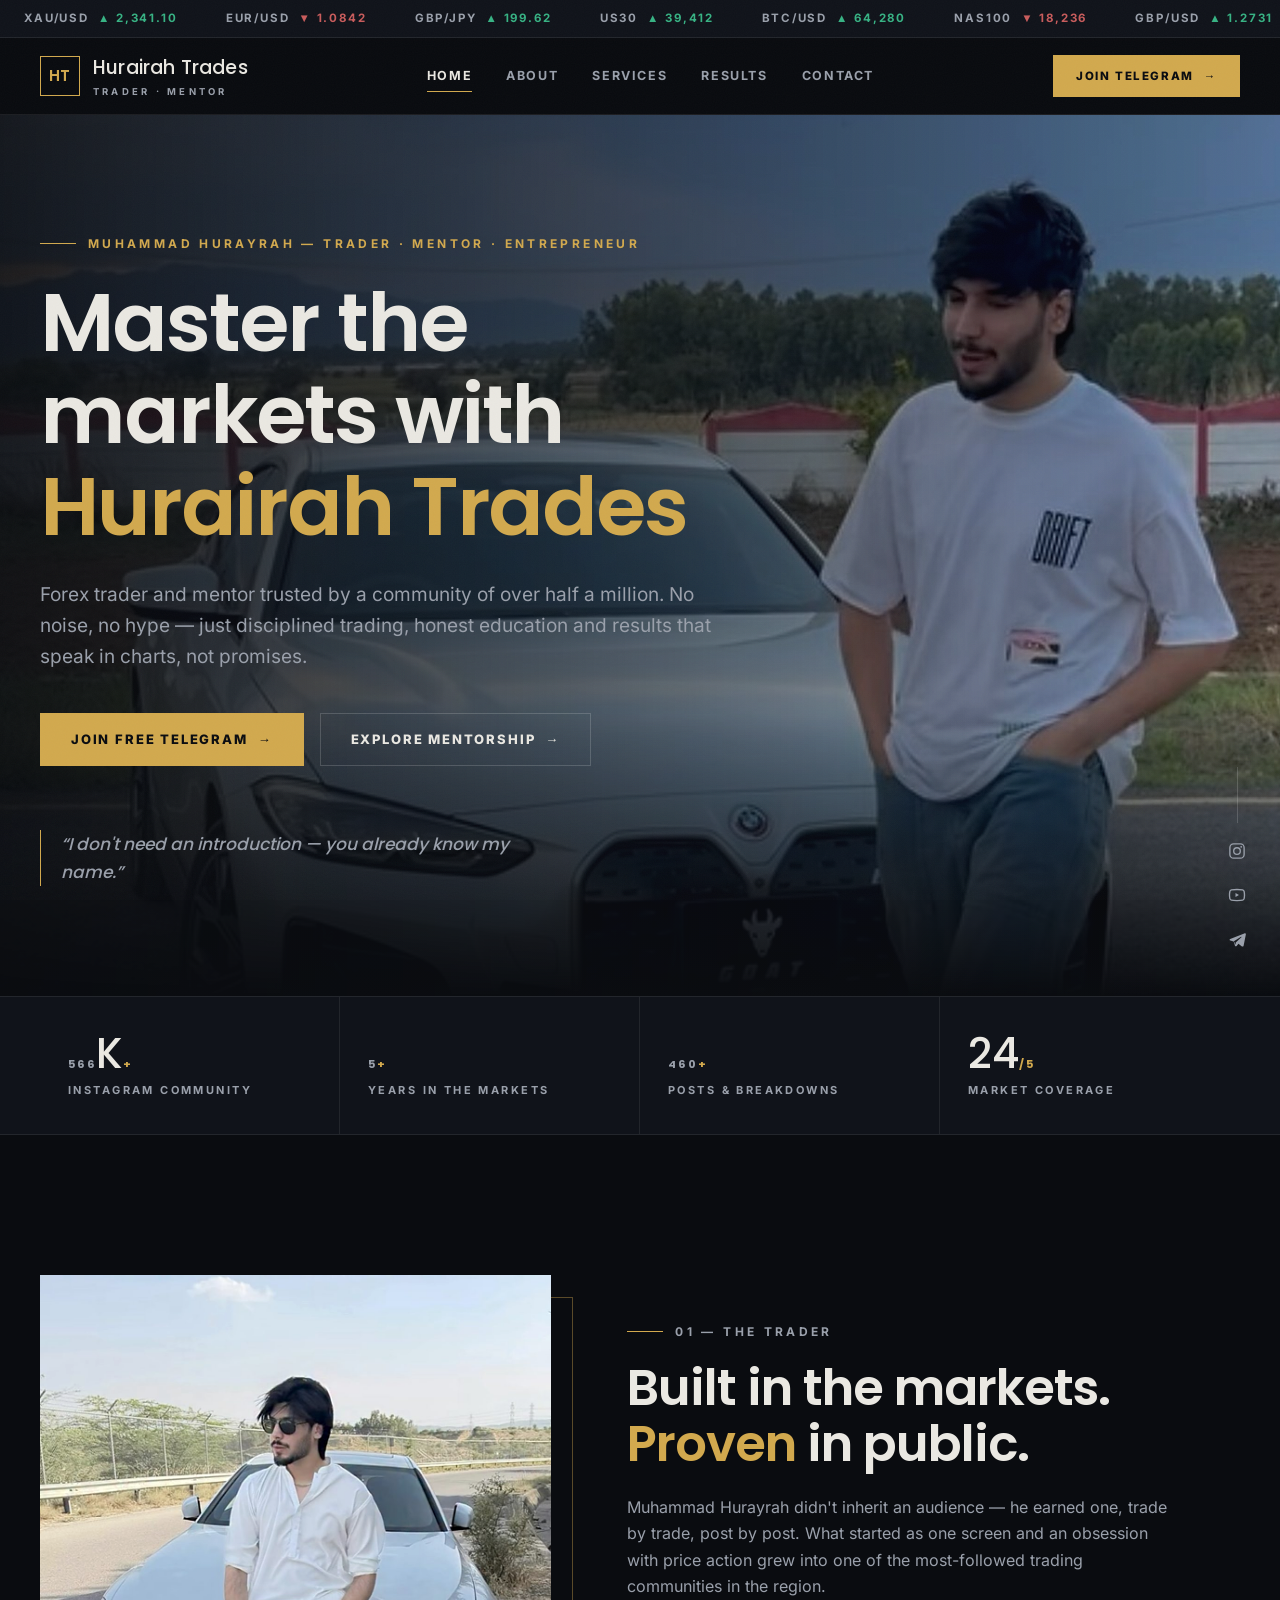
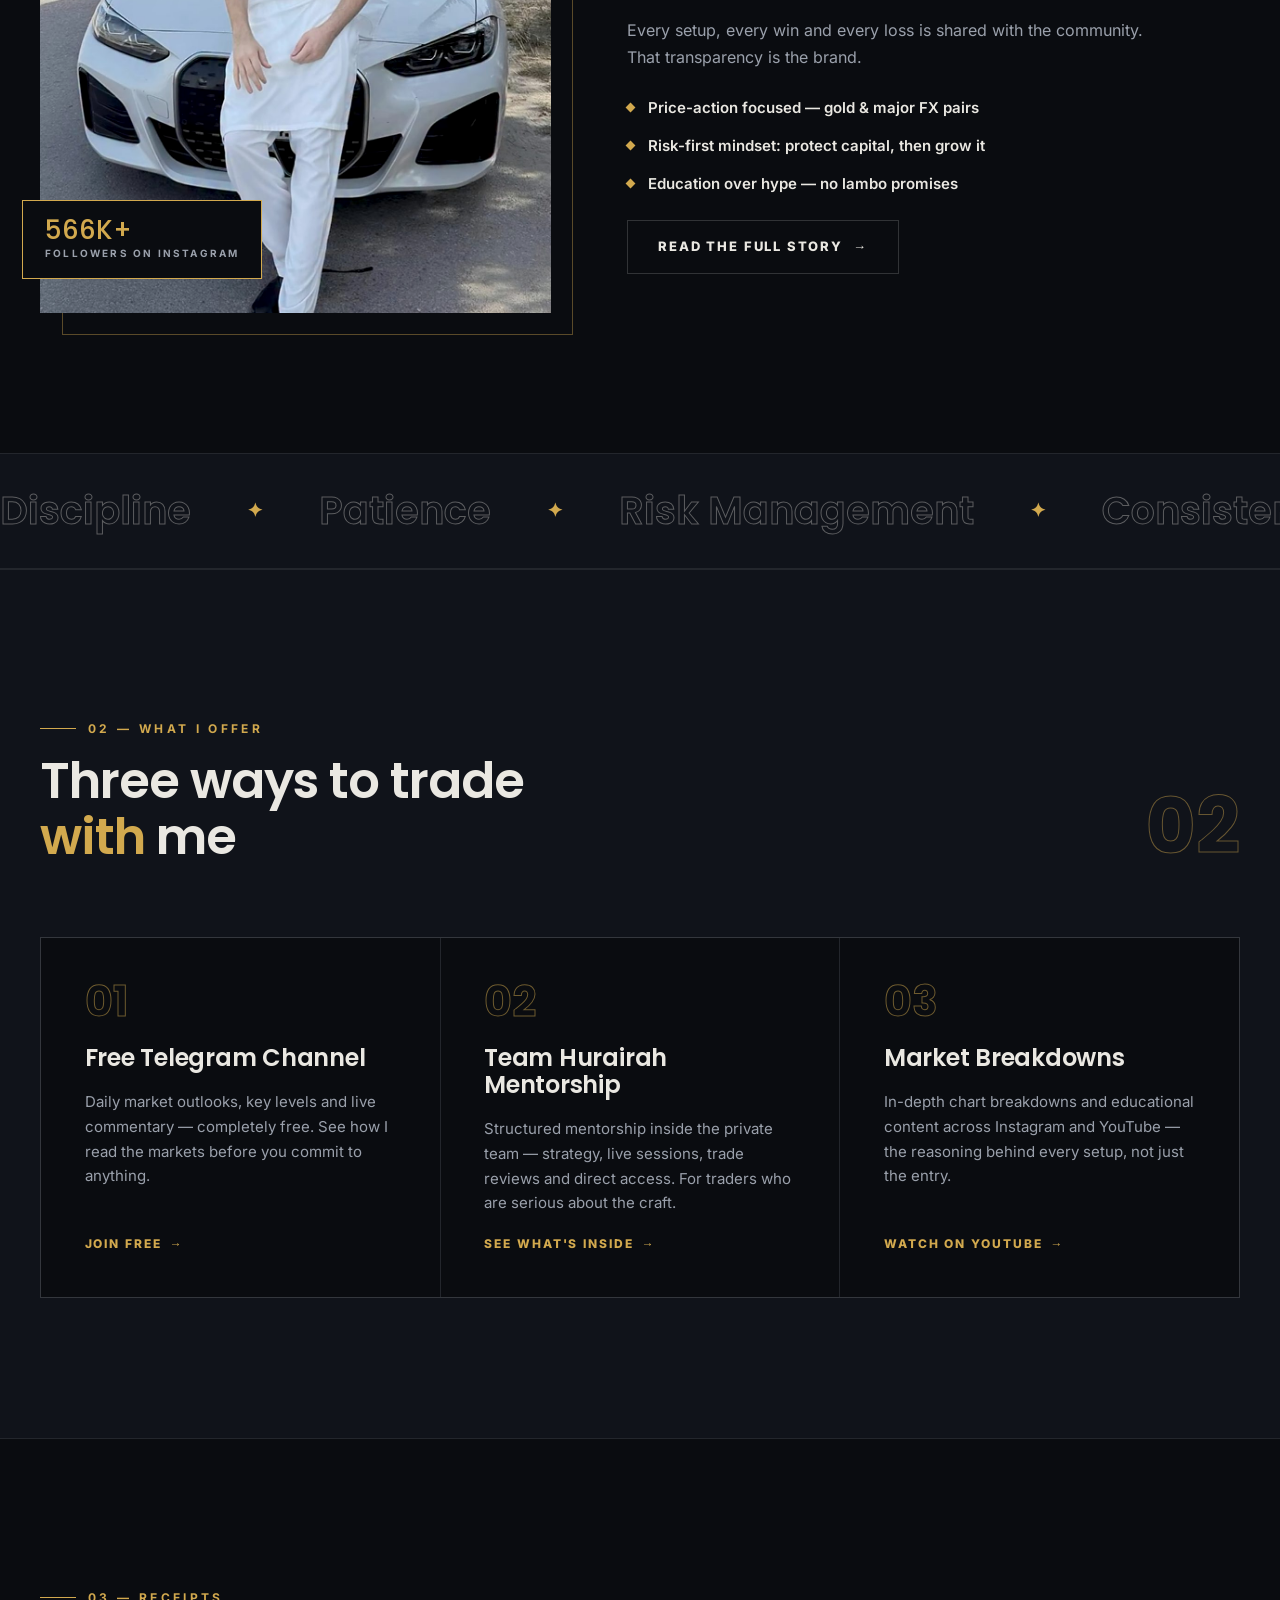
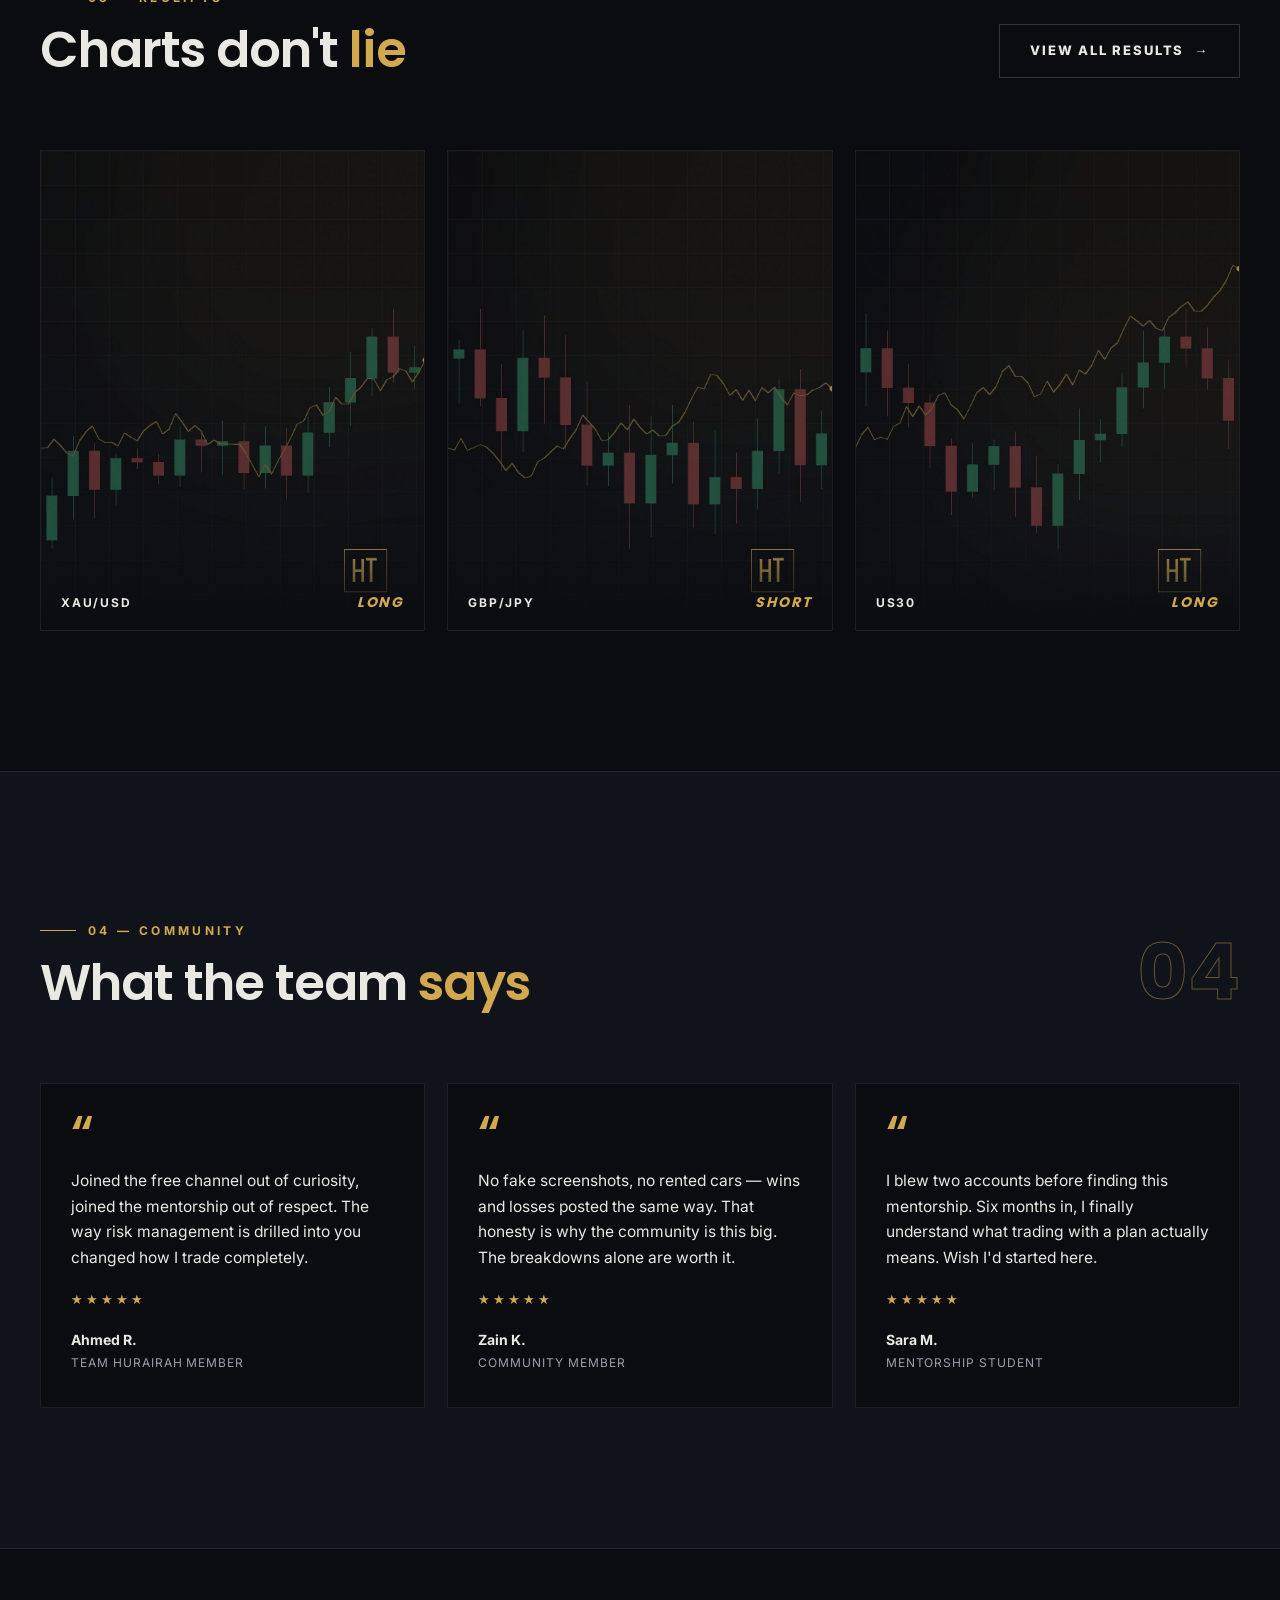
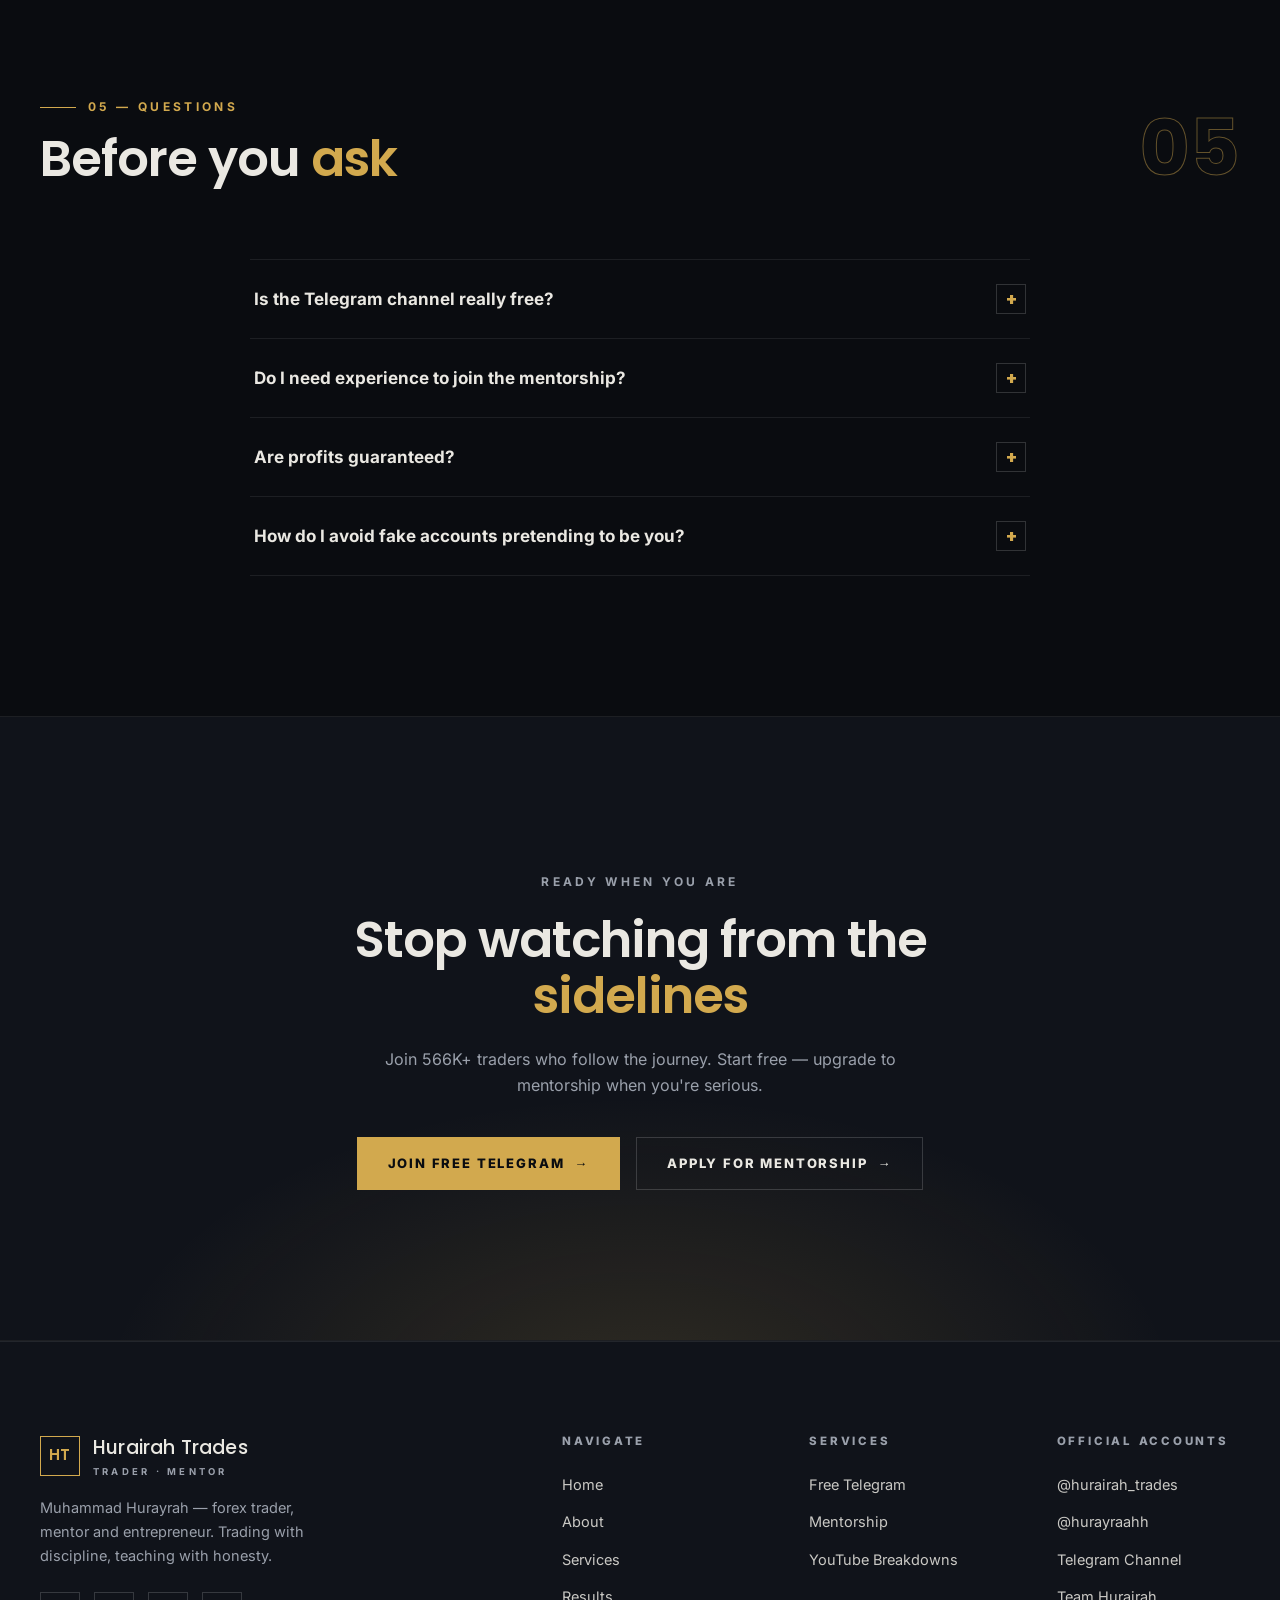
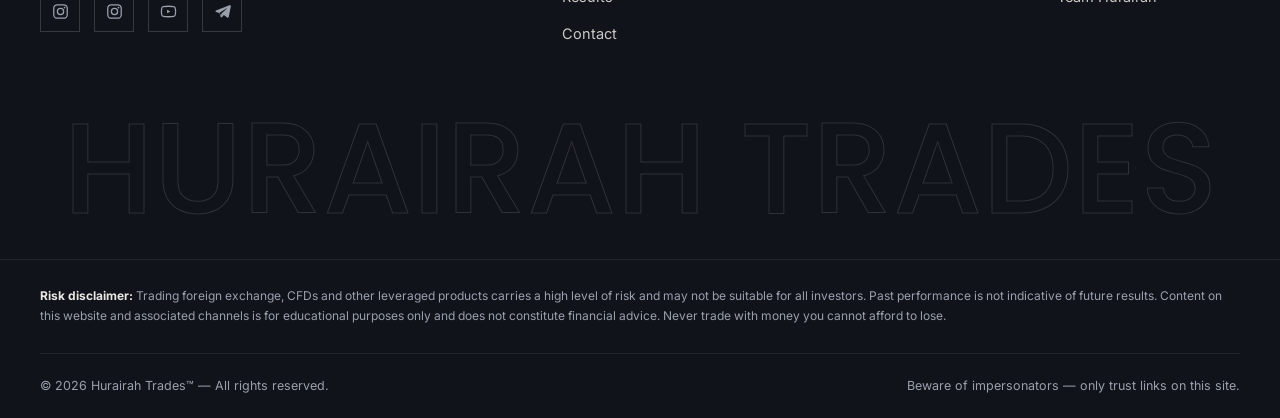
<file: index.html>
<!DOCTYPE html>
<html lang="en">
<head>
  <meta charset="UTF-8">
  <meta name="viewport" content="width=device-width, initial-scale=1.0">
  <title>Hurairah Trades — Muhammad Hurayrah · Trader, Mentor &amp; Entrepreneur</title>
  <meta name="description" content="Official website of Muhammad Hurayrah (Hurairah Trades) — forex trader, mentor and entrepreneur trusted by a community of 566K+. Free Telegram channel, mentorship and daily market breakdowns.">
  <meta property="og:title" content="Hurairah Trades — Master the markets with Muhammad Hurayrah">
  <meta property="og:description" content="Forex trader, mentor & entrepreneur. Join a community of 566K+ traders.">
  <meta property="og:image" content="assets/img/photos/og-cover.jpg">
  <meta property="og:type" content="website">
  <link rel="icon" type="image/svg+xml" href="assets/img/favicon.svg">
  <link rel="stylesheet" href="assets/css/fonts.css">
  <link rel="stylesheet" href="assets/css/style.css">
</head>
<body>

  <!-- Ticker -->
  <div class="ticker" aria-hidden="true">
    <div class="ticker-track">
      <span class="ticker-item">XAU/USD <b class="up">▲ 2,341.10</b></span>
      <span class="ticker-item">EUR/USD <b class="down">▼ 1.0842</b></span>
      <span class="ticker-item">GBP/JPY <b class="up">▲ 199.62</b></span>
      <span class="ticker-item">US30 <b class="up">▲ 39,412</b></span>
      <span class="ticker-item">BTC/USD <b class="up">▲ 64,280</b></span>
      <span class="ticker-item">NAS100 <b class="down">▼ 18,236</b></span>
      <span class="ticker-item">GBP/USD <b class="up">▲ 1.2731</b></span>
      <span class="ticker-item">USD/JPY <b class="down">▼ 156.84</b></span>
    </div>
  </div>

  <!-- Header -->
  <header class="site-header">
    <div class="container header-inner">
      <a href="index.html" class="brand" aria-label="Hurairah Trades — home">
        <span class="brand-mark">HT</span>
        <span class="brand-name">Hurairah Trades<small>Trader · Mentor</small></span>
      </a>
      <nav class="main-nav" aria-label="Main navigation">
        <a href="index.html">Home</a>
        <a href="about.html">About</a>
        <a href="services.html">Services</a>
        <a href="results.html">Results</a>
        <a href="contact.html">Contact</a>
      </nav>
      <div class="header-cta">
        <a class="btn btn-solid" href="https://t.me/HurairahFreeTelegramChannel" target="_blank" rel="noopener">Join Telegram <span class="arr">→</span></a>
      </div>
      <button class="nav-toggle" aria-label="Toggle menu" aria-expanded="false">
        <span></span><span></span><span></span>
      </button>
    </div>
  </header>

  <main>
    <!-- Hero -->
    <section class="hero">
      <div class="hero-bg" role="img" aria-label="Muhammad Hurayrah"></div>
      <div class="container hero-inner">
        <p class="kicker">Muhammad Hurayrah — Trader · Mentor · Entrepreneur</p>
        <h1>Master the markets with <span class="accent">Hurairah Trades</span></h1>
        <p class="lead">Forex trader and mentor trusted by a community of over half a million. No noise, no hype — just disciplined trading, honest education and results that speak in charts, not promises.</p>
        <div class="hero-actions">
          <a class="btn btn-solid" href="https://t.me/HurairahFreeTelegramChannel" target="_blank" rel="noopener">Join Free Telegram <span class="arr">→</span></a>
          <a class="btn btn-ghost" href="services.html">Explore Mentorship <span class="arr">→</span></a>
        </div>
        <p class="hero-quote">“I don't need an introduction — you already know my name.”</p>
      </div>
      <div class="social-rail">
        <a href="https://www.instagram.com/hurairah_trades" target="_blank" rel="noopener" aria-label="Instagram — hurairah_trades">
          <svg viewBox="0 0 24 24" fill="none" stroke="currentColor" stroke-width="1.8"><rect x="2.5" y="2.5" width="19" height="19" rx="5"/><circle cx="12" cy="12" r="4.4"/><circle cx="17.6" cy="6.4" r="1.2" fill="currentColor" stroke="none"/></svg>
        </a>
        <a href="https://www.youtube.com/@hurairah_trades" target="_blank" rel="noopener" aria-label="YouTube">
          <svg viewBox="0 0 24 24" fill="none" stroke="currentColor" stroke-width="1.8"><path d="M21.5 7.2a3 3 0 0 0-2.1-2.1C17.5 4.6 12 4.6 12 4.6s-5.5 0-7.4.5A3 3 0 0 0 2.5 7.2 31 31 0 0 0 2 12a31 31 0 0 0 .5 4.8 3 3 0 0 0 2.1 2.1c1.9.5 7.4.5 7.4.5s5.5 0 7.4-.5a3 3 0 0 0 2.1-2.1A31 31 0 0 0 22 12a31 31 0 0 0-.5-4.8Z"/><path d="M10 9.4v5.2l4.6-2.6L10 9.4Z" fill="currentColor" stroke="none"/></svg>
        </a>
        <a href="https://t.me/HurairahFreeTelegramChannel" target="_blank" rel="noopener" aria-label="Telegram">
          <svg viewBox="0 0 24 24" fill="none" stroke="currentColor" stroke-width="1.8"><path d="M21.7 3.3 2.9 10.6c-1 .4-1 1.8.1 2.1l4.6 1.4 1.7 5.4c.3 1 1.6 1.2 2.2.4l2.4-2.9 4.7 3.5c.8.6 2 .1 2.2-.9l3-14.9c.2-1.1-.9-2-2.1-1.4ZM7.9 13.7l9.5-6.1c.4-.3.9.3.5.6l-7.6 7-.3 3-2.1-4.5Z" fill="currentColor" stroke="none"/></svg>
        </a>
      </div>
    </section>

    <!-- Stats -->
    <section class="stats-strip" aria-label="Key numbers">
      <div class="container">
        <div class="stats-grid">
          <div class="stat"><b><span data-count="566">0</span>K<span class="plus">+</span></b><span>Instagram community</span></div>
          <div class="stat"><b><span data-count="5">0</span><span class="plus">+</span></b><span>Years in the markets</span></div>
          <div class="stat"><b><span data-count="460">0</span><span class="plus">+</span></b><span>Posts &amp; breakdowns</span></div>
          <div class="stat"><b>24<span class="plus">/5</span></b><span>Market coverage</span></div>
        </div>
      </div>
    </section>

    <!-- About preview -->
    <section class="section">
      <div class="container split">
        <div class="photo-frame reveal">
          <img src="assets/img/photos/portrait-main.jpg" alt="Muhammad Hurayrah — portrait">
          <div class="frame-badge"><b>566K+</b><span>Followers on Instagram</span></div>
        </div>
        <div class="split-copy">
          <p class="kicker reveal">01 — The Trader</p>
          <h2 class="reveal">Built in the markets. <span class="accent">Proven</span> in public.</h2>
          <p class="reveal" data-delay="1">Muhammad Hurayrah didn't inherit an audience — he earned one, trade by trade, post by post. What started as one screen and an obsession with price action grew into one of the most-followed trading communities in the region.</p>
          <p class="reveal" data-delay="1">Every setup, every win and every loss is shared with the community. That transparency is the brand.</p>
          <ul class="checklist reveal" data-delay="2">
            <li>Price-action focused — gold &amp; major FX pairs</li>
            <li>Risk-first mindset: protect capital, then grow it</li>
            <li>Education over hype — no lambo promises</li>
          </ul>
          <a class="btn btn-ghost reveal" data-delay="2" href="about.html">Read the full story <span class="arr">→</span></a>
        </div>
      </div>
    </section>

    <!-- Word band -->
    <div class="word-band" aria-hidden="true">
      <div class="word-track">
        <span>Discipline</span><span>Patience</span><span>Risk Management</span><span>Consistency</span><span>Psychology</span><span>Precision</span>
      </div>
    </div>

    <!-- Services preview -->
    <section class="section tinted">
      <div class="container">
        <div class="section-head">
          <div>
            <p class="kicker reveal">02 — What I Offer</p>
            <h2 class="reveal">Three ways to trade <span class="accent">with</span> me</h2>
          </div>
          <span class="idx reveal" aria-hidden="true">02</span>
        </div>
        <div class="cards">
          <article class="card reveal">
            <span class="num">01</span>
            <h3>Free Telegram Channel</h3>
            <p>Daily market outlooks, key levels and live commentary — completely free. See how I read the markets before you commit to anything.</p>
            <a class="card-link" href="https://t.me/HurairahFreeTelegramChannel" target="_blank" rel="noopener">Join free <span class="arr">→</span></a>
          </article>
          <article class="card reveal" data-delay="1">
            <span class="num">02</span>
            <h3>Team Hurairah Mentorship</h3>
            <p>Structured mentorship inside the private team — strategy, live sessions, trade reviews and direct access. For traders who are serious about the craft.</p>
            <a class="card-link" href="services.html">See what's inside <span class="arr">→</span></a>
          </article>
          <article class="card reveal" data-delay="2">
            <span class="num">03</span>
            <h3>Market Breakdowns</h3>
            <p>In-depth chart breakdowns and educational content across Instagram and YouTube — the reasoning behind every setup, not just the entry.</p>
            <a class="card-link" href="https://www.youtube.com/@hurairah_trades" target="_blank" rel="noopener">Watch on YouTube <span class="arr">→</span></a>
          </article>
        </div>
      </div>
    </section>

    <!-- Results preview -->
    <section class="section">
      <div class="container">
        <div class="section-head">
          <div>
            <p class="kicker reveal">03 — Receipts</p>
            <h2 class="reveal">Charts don't <span class="accent">lie</span></h2>
          </div>
          <a class="btn btn-ghost reveal" href="results.html">View all results <span class="arr">→</span></a>
        </div>
        <div class="gallery">
          <figure class="shot reveal"><img src="assets/img/photos/result-1.jpg" alt="Trading result 1" loading="lazy"><figcaption>XAU/USD <em>Long</em></figcaption></figure>
          <figure class="shot reveal" data-delay="1"><img src="assets/img/photos/result-2.jpg" alt="Trading result 2" loading="lazy"><figcaption>GBP/JPY <em>Short</em></figcaption></figure>
          <figure class="shot reveal" data-delay="2"><img src="assets/img/photos/result-3.jpg" alt="Trading result 3" loading="lazy"><figcaption>US30 <em>Long</em></figcaption></figure>
        </div>
      </div>
    </section>

    <!-- Testimonials -->
    <section class="section tinted">
      <div class="container">
        <div class="section-head">
          <div>
            <p class="kicker reveal">04 — Community</p>
            <h2 class="reveal">What the team <span class="accent">says</span></h2>
          </div>
          <span class="idx reveal" aria-hidden="true">04</span>
        </div>
        <div class="quotes">
          <article class="quote-card reveal">
            <span class="qmark">“</span>
            <p>Joined the free channel out of curiosity, joined the mentorship out of respect. The way risk management is drilled into you changed how I trade completely.</p>
            <div class="stars" aria-label="5 stars">★★★★★</div>
            <footer><b>Ahmed R.</b><span>Team Hurairah member</span></footer>
          </article>
          <article class="quote-card reveal" data-delay="1">
            <span class="qmark">“</span>
            <p>No fake screenshots, no rented cars — wins and losses posted the same way. That honesty is why the community is this big. The breakdowns alone are worth it.</p>
            <div class="stars" aria-label="5 stars">★★★★★</div>
            <footer><b>Zain K.</b><span>Community member</span></footer>
          </article>
          <article class="quote-card reveal" data-delay="2">
            <span class="qmark">“</span>
            <p>I blew two accounts before finding this mentorship. Six months in, I finally understand what trading with a plan actually means. Wish I'd started here.</p>
            <div class="stars" aria-label="5 stars">★★★★★</div>
            <footer><b>Sara M.</b><span>Mentorship student</span></footer>
          </article>
        </div>
      </div>
    </section>

    <!-- FAQ -->
    <section class="section">
      <div class="container">
        <div class="section-head">
          <div>
            <p class="kicker reveal">05 — Questions</p>
            <h2 class="reveal">Before you <span class="accent">ask</span></h2>
          </div>
          <span class="idx reveal" aria-hidden="true">05</span>
        </div>
        <div class="faq reveal">
          <div class="faq-item">
            <button class="faq-q" aria-expanded="false">Is the Telegram channel really free?<span class="ind">+</span></button>
            <div class="faq-a"><p>Yes. The official channel is free and always will be — daily outlooks, key levels and market commentary at no cost. It's the best way to see how I trade before considering mentorship.</p></div>
          </div>
          <div class="faq-item">
            <button class="faq-q" aria-expanded="false">Do I need experience to join the mentorship?<span class="ind">+</span></button>
            <div class="faq-a"><p>No. The mentorship is structured to take you from fundamentals to advanced execution. Complete beginners and experienced traders are placed on different tracks so nobody is left behind or held back.</p></div>
          </div>
          <div class="faq-item">
            <button class="faq-q" aria-expanded="false">Are profits guaranteed?<span class="ind">+</span></button>
            <div class="faq-a"><p>No — and be careful with anyone who says otherwise. Trading involves substantial risk and most retail traders lose money. What I teach is process: risk management, strategy and psychology. Results depend on you.</p></div>
          </div>
          <div class="faq-item">
            <button class="faq-q" aria-expanded="false">How do I avoid fake accounts pretending to be you?<span class="ind">+</span></button>
            <div class="faq-a"><p>The only official accounts are @hurairah_trades and @hurayraahh on Instagram, the Hurairah Trades YouTube channel, and the Telegram links on this website. I will never DM you first asking for money or account access.</p></div>
          </div>
        </div>
      </div>
    </section>

    <!-- CTA -->
    <section class="cta-band">
      <div class="container">
        <p class="kicker reveal">Ready when you are</p>
        <h2 class="reveal">Stop watching from the <span class="accent">sidelines</span></h2>
        <p class="reveal" data-delay="1">Join 566K+ traders who follow the journey. Start free — upgrade to mentorship when you're serious.</p>
        <div class="hero-actions reveal" data-delay="2">
          <a class="btn btn-solid" href="https://t.me/HurairahFreeTelegramChannel" target="_blank" rel="noopener">Join Free Telegram <span class="arr">→</span></a>
          <a class="btn btn-ghost" href="https://t.me/Team_Hurairah" target="_blank" rel="noopener">Apply for Mentorship <span class="arr">→</span></a>
        </div>
      </div>
    </section>
  </main>

  <!-- Footer -->
  <footer class="site-footer">
    <div class="container footer-top">
      <div class="footer-brand">
        <a href="index.html" class="brand">
          <span class="brand-mark">HT</span>
          <span class="brand-name">Hurairah Trades<small>Trader · Mentor</small></span>
        </a>
        <p>Muhammad Hurayrah — forex trader, mentor and entrepreneur. Trading with discipline, teaching with honesty.</p>
        <div class="footer-social">
          <a href="https://www.instagram.com/hurairah_trades" target="_blank" rel="noopener" aria-label="Instagram — hurairah_trades"><svg viewBox="0 0 24 24" fill="none" stroke="currentColor" stroke-width="1.8"><rect x="2.5" y="2.5" width="19" height="19" rx="5"/><circle cx="12" cy="12" r="4.4"/><circle cx="17.6" cy="6.4" r="1.2" fill="currentColor" stroke="none"/></svg></a>
          <a href="https://www.instagram.com/hurayraahh" target="_blank" rel="noopener" aria-label="Instagram — hurayraahh"><svg viewBox="0 0 24 24" fill="none" stroke="currentColor" stroke-width="1.8"><rect x="2.5" y="2.5" width="19" height="19" rx="5"/><circle cx="12" cy="12" r="4.4"/><circle cx="17.6" cy="6.4" r="1.2" fill="currentColor" stroke="none"/></svg></a>
          <a href="https://www.youtube.com/@hurairah_trades" target="_blank" rel="noopener" aria-label="YouTube"><svg viewBox="0 0 24 24" fill="none" stroke="currentColor" stroke-width="1.8"><path d="M21.5 7.2a3 3 0 0 0-2.1-2.1C17.5 4.6 12 4.6 12 4.6s-5.5 0-7.4.5A3 3 0 0 0 2.5 7.2 31 31 0 0 0 2 12a31 31 0 0 0 .5 4.8 3 3 0 0 0 2.1 2.1c1.9.5 7.4.5 7.4.5s5.5 0 7.4-.5a3 3 0 0 0 2.1-2.1A31 31 0 0 0 22 12a31 31 0 0 0-.5-4.8Z"/><path d="M10 9.4v5.2l4.6-2.6L10 9.4Z" fill="currentColor" stroke="none"/></svg></a>
          <a href="https://t.me/HurairahFreeTelegramChannel" target="_blank" rel="noopener" aria-label="Telegram"><svg viewBox="0 0 24 24" fill="none"><path d="M21.7 3.3 2.9 10.6c-1 .4-1 1.8.1 2.1l4.6 1.4 1.7 5.4c.3 1 1.6 1.2 2.2.4l2.4-2.9 4.7 3.5c.8.6 2 .1 2.2-.9l3-14.9c.2-1.1-.9-2-2.1-1.4ZM7.9 13.7l9.5-6.1c.4-.3.9.3.5.6l-7.6 7-.3 3-2.1-4.5Z" fill="currentColor"/></svg></a>
        </div>
      </div>
      <div class="footer-col">
        <h4>Navigate</h4>
        <ul>
          <li><a href="index.html">Home</a></li>
          <li><a href="about.html">About</a></li>
          <li><a href="services.html">Services</a></li>
          <li><a href="results.html">Results</a></li>
          <li><a href="contact.html">Contact</a></li>
        </ul>
      </div>
      <div class="footer-col">
        <h4>Services</h4>
        <ul>
          <li><a href="https://t.me/HurairahFreeTelegramChannel" target="_blank" rel="noopener">Free Telegram</a></li>
          <li><a href="https://t.me/Team_Hurairah" target="_blank" rel="noopener">Mentorship</a></li>
          <li><a href="https://www.youtube.com/@hurairah_trades" target="_blank" rel="noopener">YouTube Breakdowns</a></li>
        </ul>
      </div>
      <div class="footer-col">
        <h4>Official Accounts</h4>
        <ul>
          <li><a href="https://www.instagram.com/hurairah_trades" target="_blank" rel="noopener">@hurairah_trades</a></li>
          <li><a href="https://www.instagram.com/hurayraahh" target="_blank" rel="noopener">@hurayraahh</a></li>
          <li><a href="https://t.me/HurairahFreeTelegramChannel" target="_blank" rel="noopener">Telegram Channel</a></li>
          <li><a href="https://t.me/Team_Hurairah" target="_blank" rel="noopener">Team Hurairah</a></li>
        </ul>
      </div>
    </div>
    <div class="footer-word" aria-hidden="true">HURAIRAH&nbsp;TRADES</div>
    <div class="disclaimer">
      <div class="container">
        <strong>Risk disclaimer:</strong> Trading foreign exchange, CFDs and other leveraged products carries a high level of risk and may not be suitable for all investors. Past performance is not indicative of future results. Content on this website and associated channels is for educational purposes only and does not constitute financial advice. Never trade with money you cannot afford to lose.
      </div>
    </div>
    <div class="footer-bottom container">
      <span>© <span data-year>2026</span> Hurairah Trades™ — All rights reserved.</span>
      <span>Beware of impersonators — only trust links on this site.</span>
    </div>
  </footer>

  <script src="assets/js/main.js"></script>
</body>
</html>
</file>
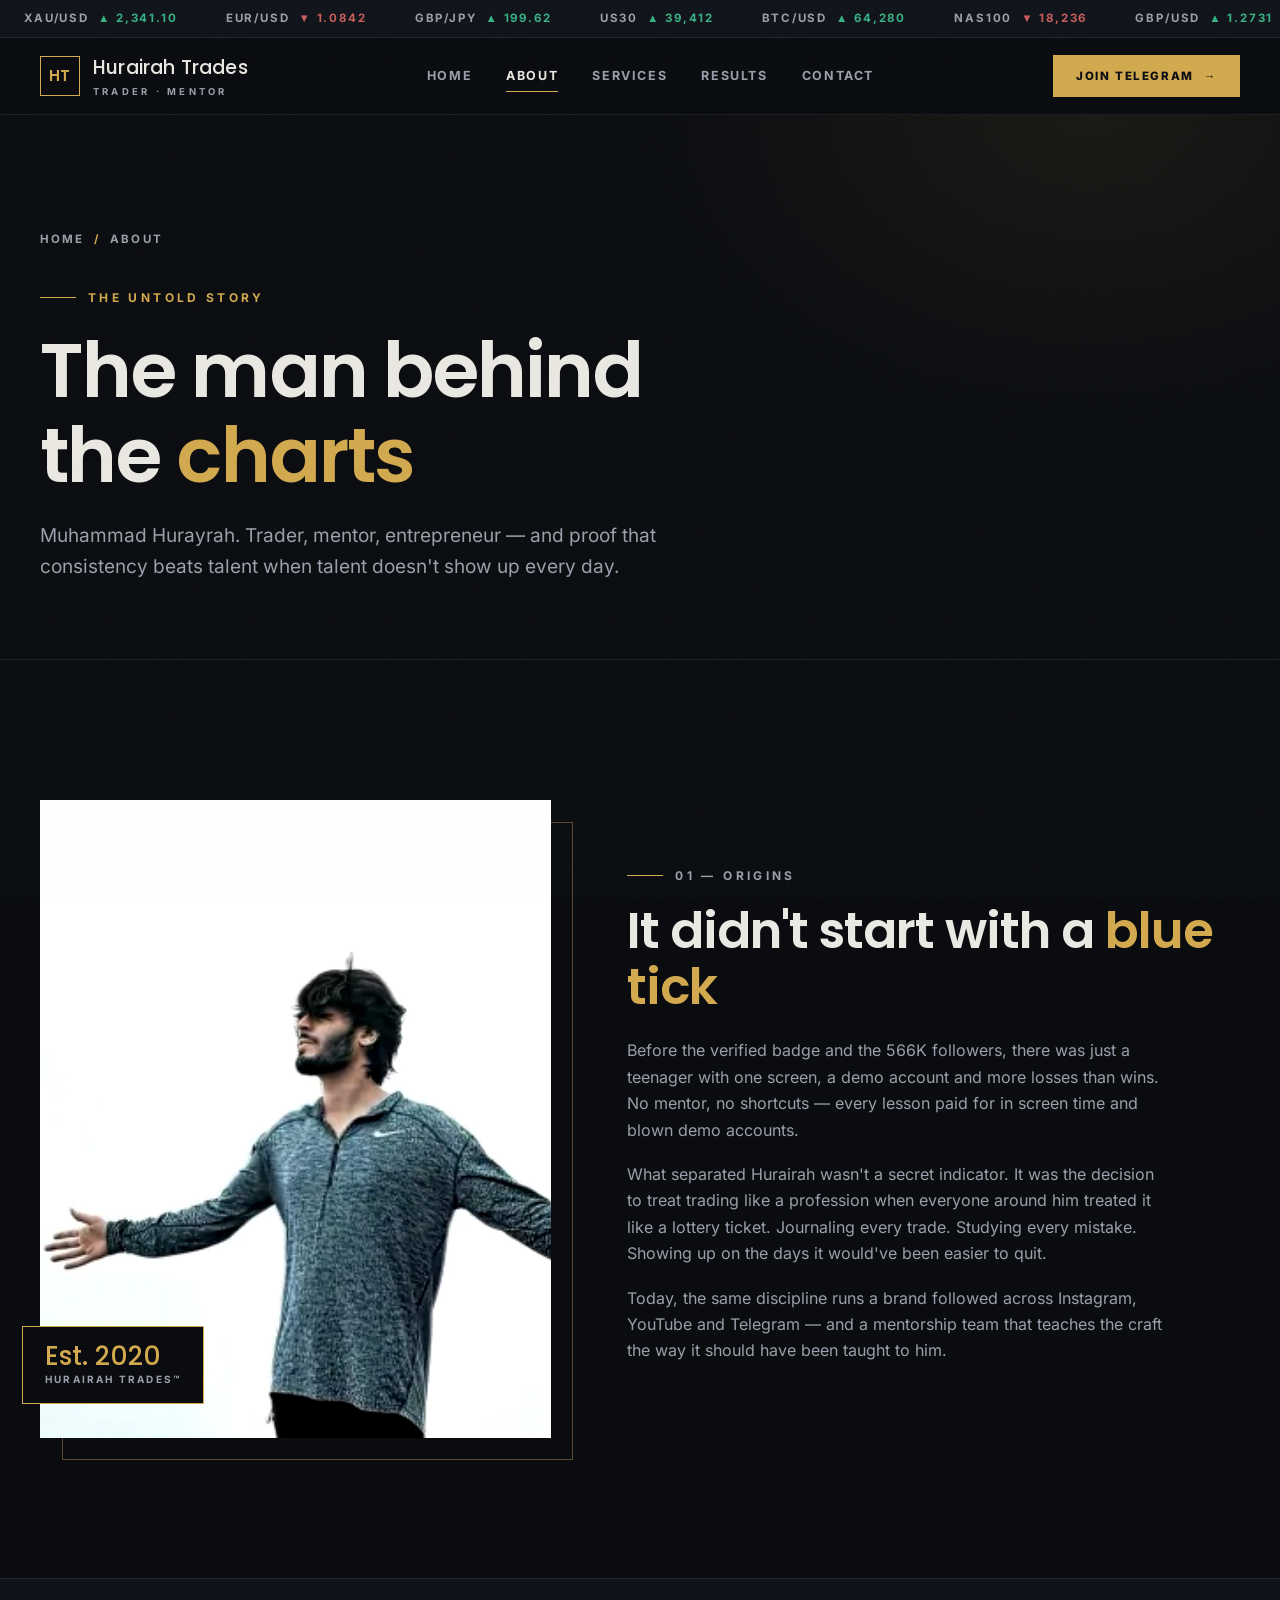
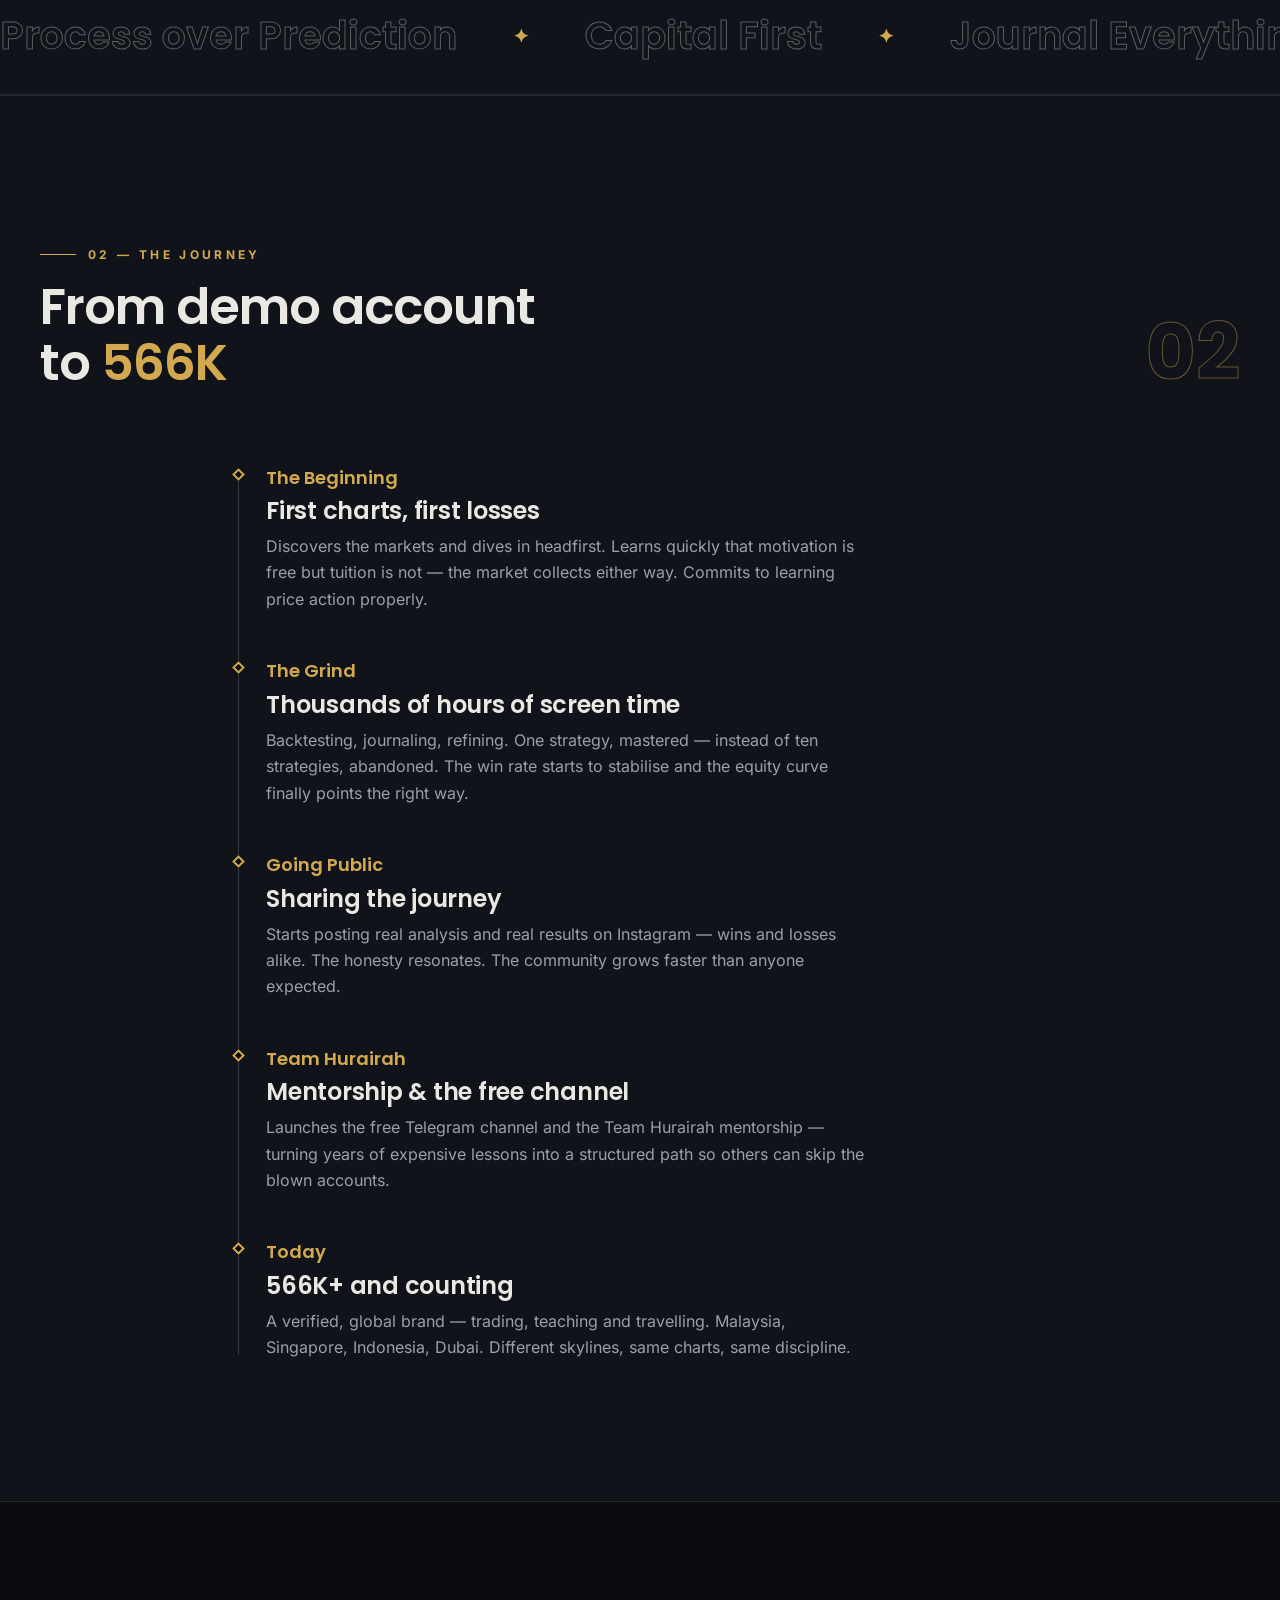
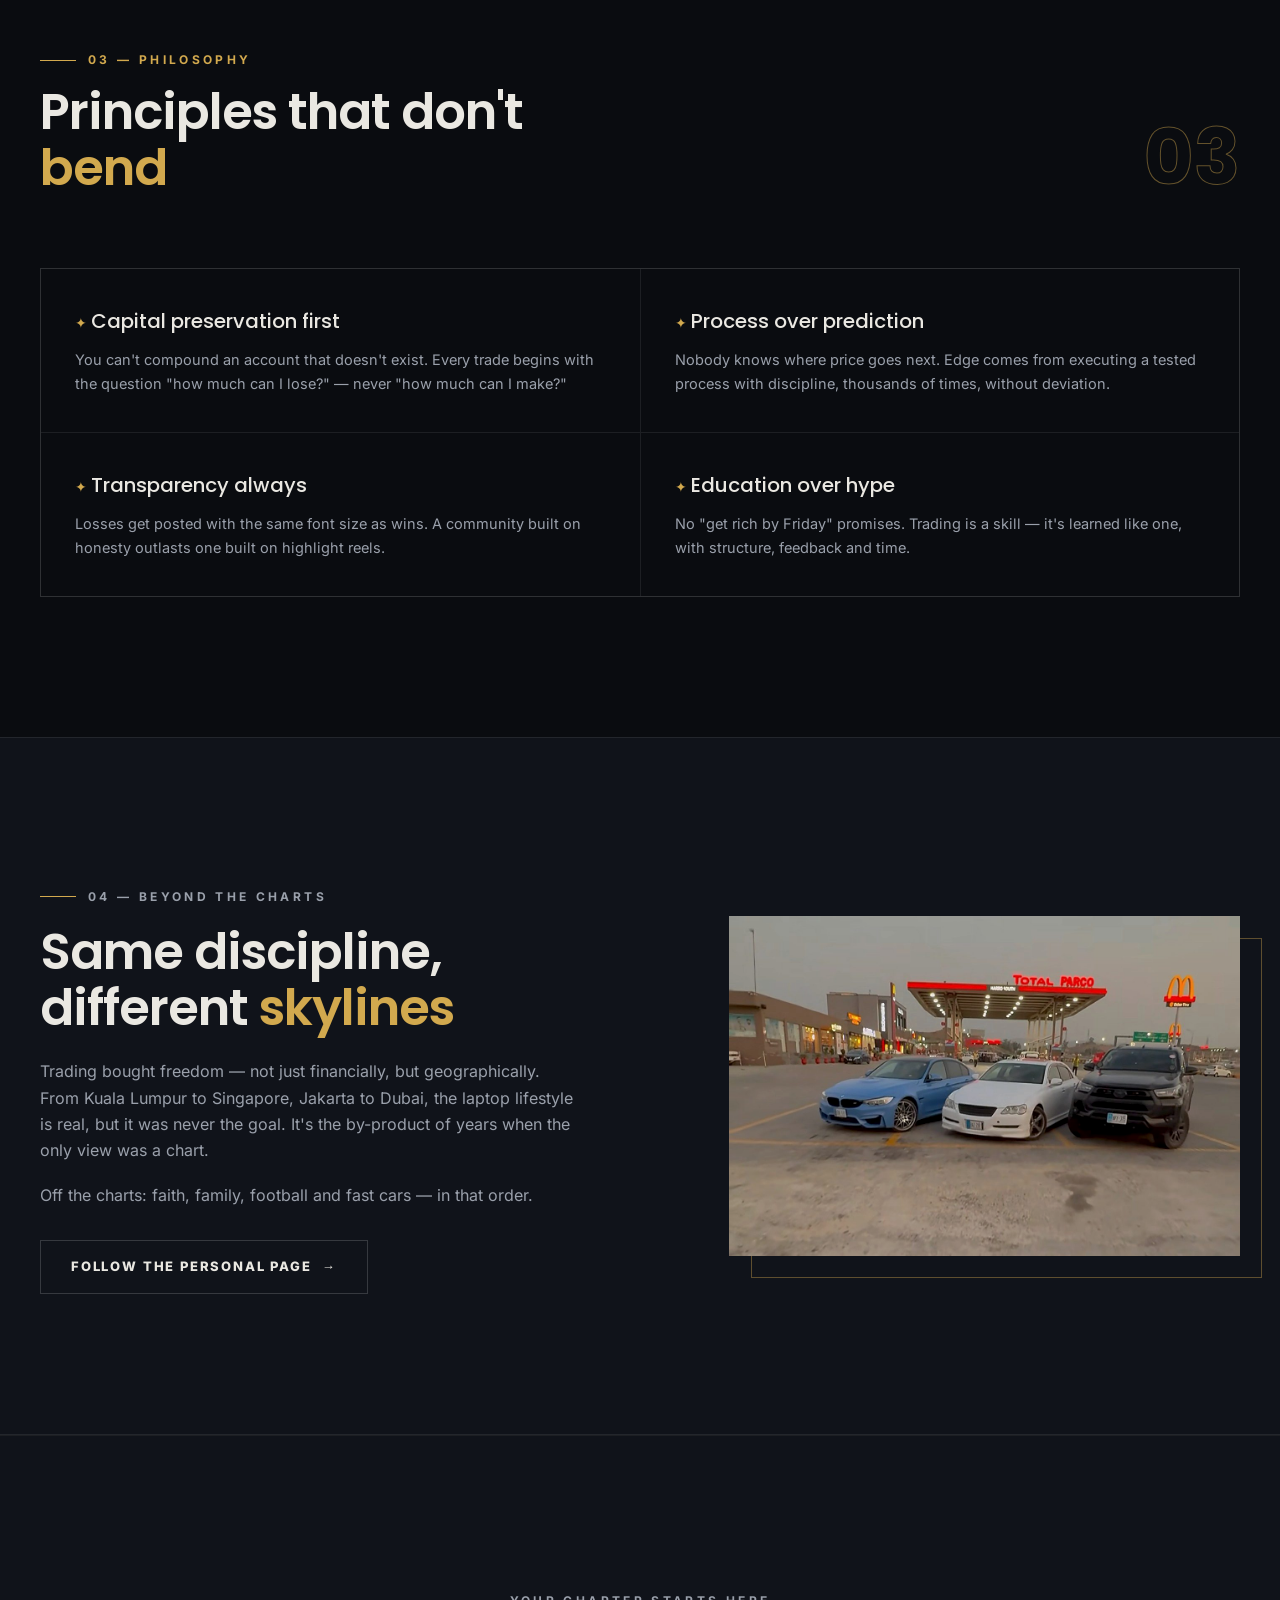
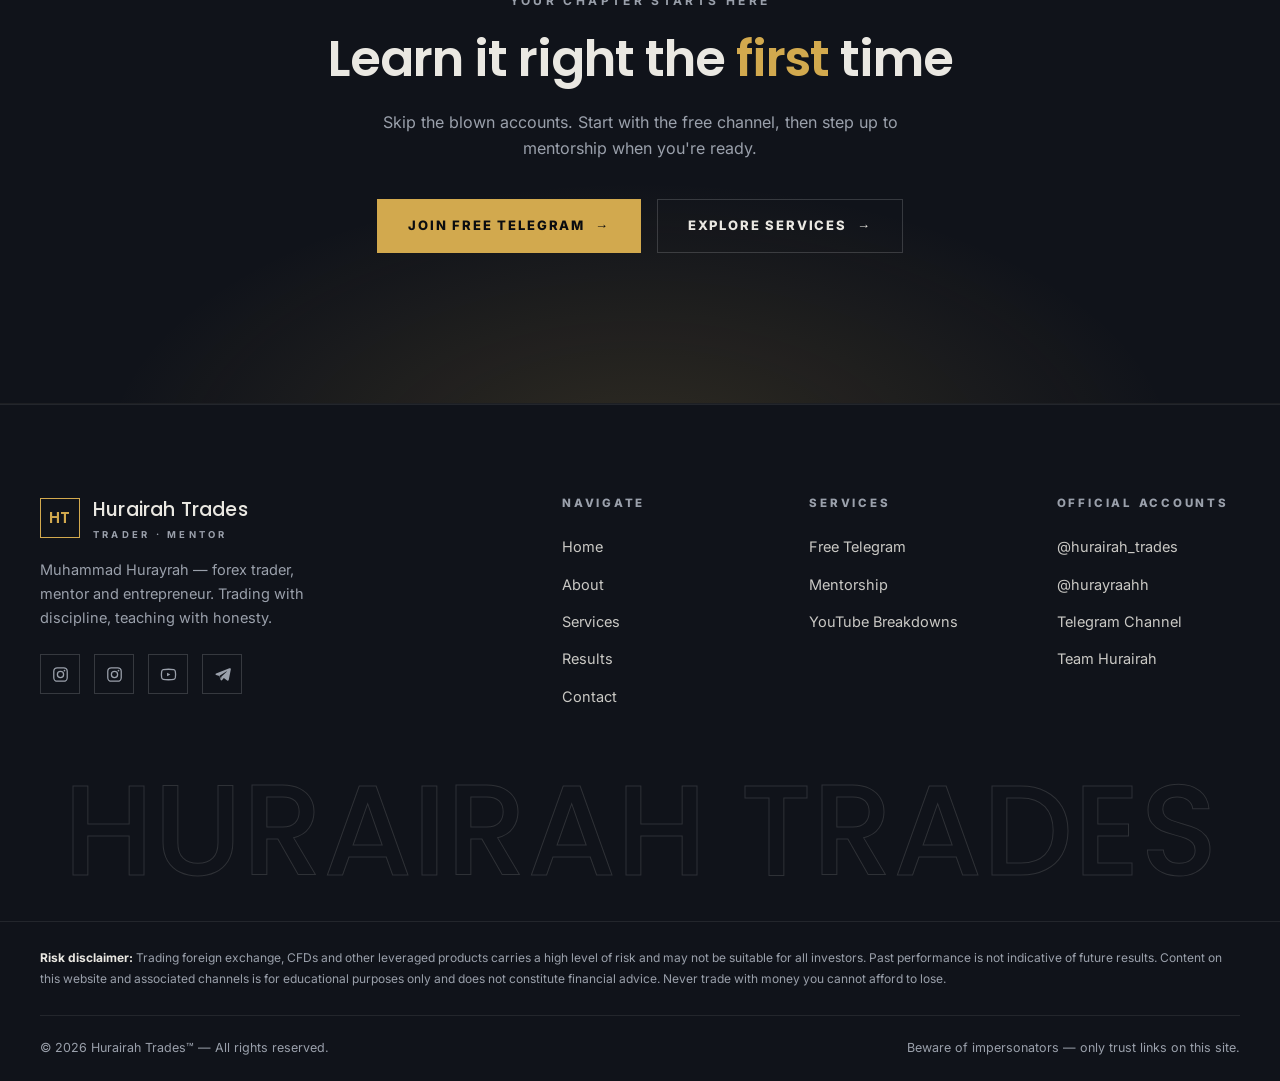
<file: about.html>
<!DOCTYPE html>
<html lang="en">
<head>
  <meta charset="UTF-8">
  <meta name="viewport" content="width=device-width, initial-scale=1.0">
  <title>About — Muhammad Hurayrah | Hurairah Trades</title>
  <meta name="description" content="The story of Muhammad Hurayrah — from one screen and an obsession with price action to a trading community of 566K+. Philosophy, journey and principles.">
  <link rel="icon" type="image/svg+xml" href="assets/img/favicon.svg">
  <link rel="stylesheet" href="assets/css/fonts.css">
  <link rel="stylesheet" href="assets/css/style.css">
</head>
<body>

  <div class="ticker" aria-hidden="true">
    <div class="ticker-track">
      <span class="ticker-item">XAU/USD <b class="up">▲ 2,341.10</b></span>
      <span class="ticker-item">EUR/USD <b class="down">▼ 1.0842</b></span>
      <span class="ticker-item">GBP/JPY <b class="up">▲ 199.62</b></span>
      <span class="ticker-item">US30 <b class="up">▲ 39,412</b></span>
      <span class="ticker-item">BTC/USD <b class="up">▲ 64,280</b></span>
      <span class="ticker-item">NAS100 <b class="down">▼ 18,236</b></span>
      <span class="ticker-item">GBP/USD <b class="up">▲ 1.2731</b></span>
      <span class="ticker-item">USD/JPY <b class="down">▼ 156.84</b></span>
    </div>
  </div>

  <header class="site-header">
    <div class="container header-inner">
      <a href="index.html" class="brand" aria-label="Hurairah Trades — home">
        <span class="brand-mark">HT</span>
        <span class="brand-name">Hurairah Trades<small>Trader · Mentor</small></span>
      </a>
      <nav class="main-nav" aria-label="Main navigation">
        <a href="index.html">Home</a>
        <a href="about.html">About</a>
        <a href="services.html">Services</a>
        <a href="results.html">Results</a>
        <a href="contact.html">Contact</a>
      </nav>
      <div class="header-cta">
        <a class="btn btn-solid" href="https://t.me/HurairahFreeTelegramChannel" target="_blank" rel="noopener">Join Telegram <span class="arr">→</span></a>
      </div>
      <button class="nav-toggle" aria-label="Toggle menu" aria-expanded="false">
        <span></span><span></span><span></span>
      </button>
    </div>
  </header>

  <main>
    <section class="page-hero">
      <div class="container">
        <nav class="crumbs" aria-label="Breadcrumb"><a href="index.html">Home</a><span class="sep">/</span><span>About</span></nav>
        <p class="kicker">The Untold Story</p>
        <h1>The man behind the <span class="accent">charts</span></h1>
        <p class="lead">Muhammad Hurayrah. Trader, mentor, entrepreneur — and proof that consistency beats talent when talent doesn't show up every day.</p>
      </div>
    </section>

    <section class="section">
      <div class="container split">
        <div class="photo-frame reveal">
          <img src="assets/img/photos/story.jpg" alt="Muhammad Hurayrah">
          <div class="frame-badge"><b>Est. 2020</b><span>Hurairah Trades™</span></div>
        </div>
        <div class="split-copy">
          <p class="kicker reveal">01 — Origins</p>
          <h2 class="reveal">It didn't start with a <span class="accent">blue tick</span></h2>
          <p class="reveal" data-delay="1">Before the verified badge and the 566K followers, there was just a teenager with one screen, a demo account and more losses than wins. No mentor, no shortcuts — every lesson paid for in screen time and blown demo accounts.</p>
          <p class="reveal" data-delay="1">What separated Hurairah wasn't a secret indicator. It was the decision to treat trading like a profession when everyone around him treated it like a lottery ticket. Journaling every trade. Studying every mistake. Showing up on the days it would've been easier to quit.</p>
          <p class="reveal" data-delay="2">Today, the same discipline runs a brand followed across Instagram, YouTube and Telegram — and a mentorship team that teaches the craft the way it should have been taught to him.</p>
        </div>
      </div>
    </section>

    <div class="word-band" aria-hidden="true">
      <div class="word-track">
        <span>Process over Prediction</span><span>Capital First</span><span>Journal Everything</span><span>No Shortcuts</span>
      </div>
    </div>

    <section class="section tinted">
      <div class="container">
        <div class="section-head">
          <div>
            <p class="kicker reveal">02 — The Journey</p>
            <h2 class="reveal">From demo account to <span class="accent">566K</span></h2>
          </div>
          <span class="idx reveal" aria-hidden="true">02</span>
        </div>
        <div class="timeline">
          <div class="tl-item reveal">
            <span class="tl-year">The Beginning</span>
            <h3>First charts, first losses</h3>
            <p>Discovers the markets and dives in headfirst. Learns quickly that motivation is free but tuition is not — the market collects either way. Commits to learning price action properly.</p>
          </div>
          <div class="tl-item reveal">
            <span class="tl-year">The Grind</span>
            <h3>Thousands of hours of screen time</h3>
            <p>Backtesting, journaling, refining. One strategy, mastered — instead of ten strategies, abandoned. The win rate starts to stabilise and the equity curve finally points the right way.</p>
          </div>
          <div class="tl-item reveal">
            <span class="tl-year">Going Public</span>
            <h3>Sharing the journey</h3>
            <p>Starts posting real analysis and real results on Instagram — wins and losses alike. The honesty resonates. The community grows faster than anyone expected.</p>
          </div>
          <div class="tl-item reveal">
            <span class="tl-year">Team Hurairah</span>
            <h3>Mentorship &amp; the free channel</h3>
            <p>Launches the free Telegram channel and the Team Hurairah mentorship — turning years of expensive lessons into a structured path so others can skip the blown accounts.</p>
          </div>
          <div class="tl-item reveal">
            <span class="tl-year">Today</span>
            <h3>566K+ and counting</h3>
            <p>A verified, global brand — trading, teaching and travelling. Malaysia, Singapore, Indonesia, Dubai. Different skylines, same charts, same discipline.</p>
          </div>
        </div>
      </div>
    </section>

    <section class="section">
      <div class="container">
        <div class="section-head">
          <div>
            <p class="kicker reveal">03 — Philosophy</p>
            <h2 class="reveal">Principles that don't <span class="accent">bend</span></h2>
          </div>
          <span class="idx reveal" aria-hidden="true">03</span>
        </div>
        <div class="principles">
          <div class="principle reveal"><b>Capital preservation first</b><p>You can't compound an account that doesn't exist. Every trade begins with the question "how much can I lose?" — never "how much can I make?"</p></div>
          <div class="principle reveal" data-delay="1"><b>Process over prediction</b><p>Nobody knows where price goes next. Edge comes from executing a tested process with discipline, thousands of times, without deviation.</p></div>
          <div class="principle reveal" data-delay="1"><b>Transparency always</b><p>Losses get posted with the same font size as wins. A community built on honesty outlasts one built on highlight reels.</p></div>
          <div class="principle reveal" data-delay="2"><b>Education over hype</b><p>No "get rich by Friday" promises. Trading is a skill — it's learned like one, with structure, feedback and time.</p></div>
        </div>
      </div>
    </section>

    <section class="section tinted">
      <div class="container split reverse">
        <div class="split-copy">
          <p class="kicker reveal">04 — Beyond the Charts</p>
          <h2 class="reveal">Same discipline, different <span class="accent">skylines</span></h2>
          <p class="reveal" data-delay="1">Trading bought freedom — not just financially, but geographically. From Kuala Lumpur to Singapore, Jakarta to Dubai, the laptop lifestyle is real, but it was never the goal. It's the by-product of years when the only view was a chart.</p>
          <p class="reveal" data-delay="1">Off the charts: faith, family, football and fast cars — in that order.</p>
          <a class="btn btn-ghost reveal" data-delay="2" href="https://www.instagram.com/hurayraahh" target="_blank" rel="noopener">Follow the personal page <span class="arr">→</span></a>
        </div>
        <div class="photo-frame landscape reveal">
          <img src="assets/img/photos/desk.jpg" alt="Life beyond the charts">
        </div>
      </div>
    </section>

    <section class="cta-band">
      <div class="container">
        <p class="kicker reveal">Your chapter starts here</p>
        <h2 class="reveal">Learn it right the <span class="accent">first</span> time</h2>
        <p class="reveal" data-delay="1">Skip the blown accounts. Start with the free channel, then step up to mentorship when you're ready.</p>
        <div class="hero-actions reveal" data-delay="2">
          <a class="btn btn-solid" href="https://t.me/HurairahFreeTelegramChannel" target="_blank" rel="noopener">Join Free Telegram <span class="arr">→</span></a>
          <a class="btn btn-ghost" href="services.html">Explore Services <span class="arr">→</span></a>
        </div>
      </div>
    </section>
  </main>

  <footer class="site-footer">
    <div class="container footer-top">
      <div class="footer-brand">
        <a href="index.html" class="brand">
          <span class="brand-mark">HT</span>
          <span class="brand-name">Hurairah Trades<small>Trader · Mentor</small></span>
        </a>
        <p>Muhammad Hurayrah — forex trader, mentor and entrepreneur. Trading with discipline, teaching with honesty.</p>
        <div class="footer-social">
          <a href="https://www.instagram.com/hurairah_trades" target="_blank" rel="noopener" aria-label="Instagram — hurairah_trades"><svg viewBox="0 0 24 24" fill="none" stroke="currentColor" stroke-width="1.8"><rect x="2.5" y="2.5" width="19" height="19" rx="5"/><circle cx="12" cy="12" r="4.4"/><circle cx="17.6" cy="6.4" r="1.2" fill="currentColor" stroke="none"/></svg></a>
          <a href="https://www.instagram.com/hurayraahh" target="_blank" rel="noopener" aria-label="Instagram — hurayraahh"><svg viewBox="0 0 24 24" fill="none" stroke="currentColor" stroke-width="1.8"><rect x="2.5" y="2.5" width="19" height="19" rx="5"/><circle cx="12" cy="12" r="4.4"/><circle cx="17.6" cy="6.4" r="1.2" fill="currentColor" stroke="none"/></svg></a>
          <a href="https://www.youtube.com/@hurairah_trades" target="_blank" rel="noopener" aria-label="YouTube"><svg viewBox="0 0 24 24" fill="none" stroke="currentColor" stroke-width="1.8"><path d="M21.5 7.2a3 3 0 0 0-2.1-2.1C17.5 4.6 12 4.6 12 4.6s-5.5 0-7.4.5A3 3 0 0 0 2.5 7.2 31 31 0 0 0 2 12a31 31 0 0 0 .5 4.8 3 3 0 0 0 2.1 2.1c1.9.5 7.4.5 7.4.5s5.5 0 7.4-.5a3 3 0 0 0 2.1-2.1A31 31 0 0 0 22 12a31 31 0 0 0-.5-4.8Z"/><path d="M10 9.4v5.2l4.6-2.6L10 9.4Z" fill="currentColor" stroke="none"/></svg></a>
          <a href="https://t.me/HurairahFreeTelegramChannel" target="_blank" rel="noopener" aria-label="Telegram"><svg viewBox="0 0 24 24" fill="none"><path d="M21.7 3.3 2.9 10.6c-1 .4-1 1.8.1 2.1l4.6 1.4 1.7 5.4c.3 1 1.6 1.2 2.2.4l2.4-2.9 4.7 3.5c.8.6 2 .1 2.2-.9l3-14.9c.2-1.1-.9-2-2.1-1.4ZM7.9 13.7l9.5-6.1c.4-.3.9.3.5.6l-7.6 7-.3 3-2.1-4.5Z" fill="currentColor"/></svg></a>
        </div>
      </div>
      <div class="footer-col">
        <h4>Navigate</h4>
        <ul>
          <li><a href="index.html">Home</a></li>
          <li><a href="about.html">About</a></li>
          <li><a href="services.html">Services</a></li>
          <li><a href="results.html">Results</a></li>
          <li><a href="contact.html">Contact</a></li>
        </ul>
      </div>
      <div class="footer-col">
        <h4>Services</h4>
        <ul>
          <li><a href="https://t.me/HurairahFreeTelegramChannel" target="_blank" rel="noopener">Free Telegram</a></li>
          <li><a href="https://t.me/Team_Hurairah" target="_blank" rel="noopener">Mentorship</a></li>
          <li><a href="https://www.youtube.com/@hurairah_trades" target="_blank" rel="noopener">YouTube Breakdowns</a></li>
        </ul>
      </div>
      <div class="footer-col">
        <h4>Official Accounts</h4>
        <ul>
          <li><a href="https://www.instagram.com/hurairah_trades" target="_blank" rel="noopener">@hurairah_trades</a></li>
          <li><a href="https://www.instagram.com/hurayraahh" target="_blank" rel="noopener">@hurayraahh</a></li>
          <li><a href="https://t.me/HurairahFreeTelegramChannel" target="_blank" rel="noopener">Telegram Channel</a></li>
          <li><a href="https://t.me/Team_Hurairah" target="_blank" rel="noopener">Team Hurairah</a></li>
        </ul>
      </div>
    </div>
    <div class="footer-word" aria-hidden="true">HURAIRAH&nbsp;TRADES</div>
    <div class="disclaimer">
      <div class="container">
        <strong>Risk disclaimer:</strong> Trading foreign exchange, CFDs and other leveraged products carries a high level of risk and may not be suitable for all investors. Past performance is not indicative of future results. Content on this website and associated channels is for educational purposes only and does not constitute financial advice. Never trade with money you cannot afford to lose.
      </div>
    </div>
    <div class="footer-bottom container">
      <span>© <span data-year>2026</span> Hurairah Trades™ — All rights reserved.</span>
      <span>Beware of impersonators — only trust links on this site.</span>
    </div>
  </footer>

  <script src="assets/js/main.js"></script>
</body>
</html>
</file>
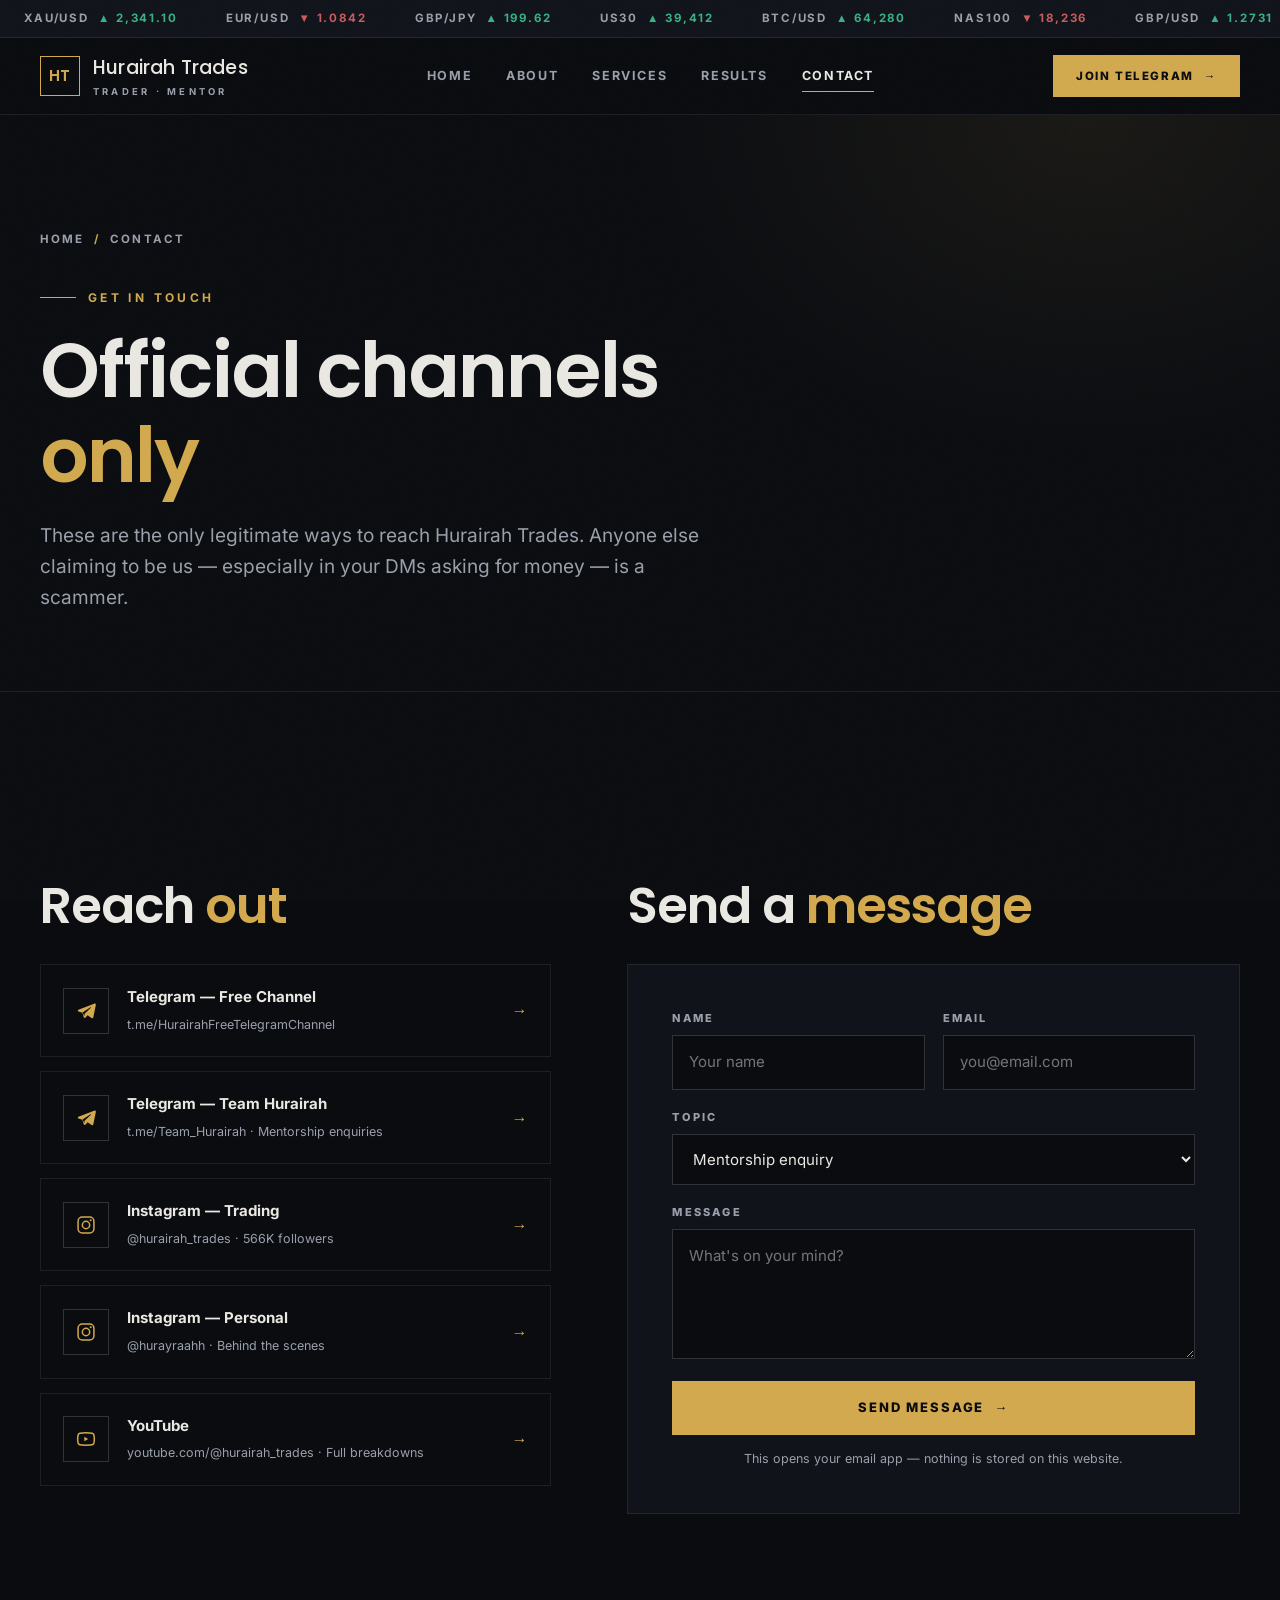
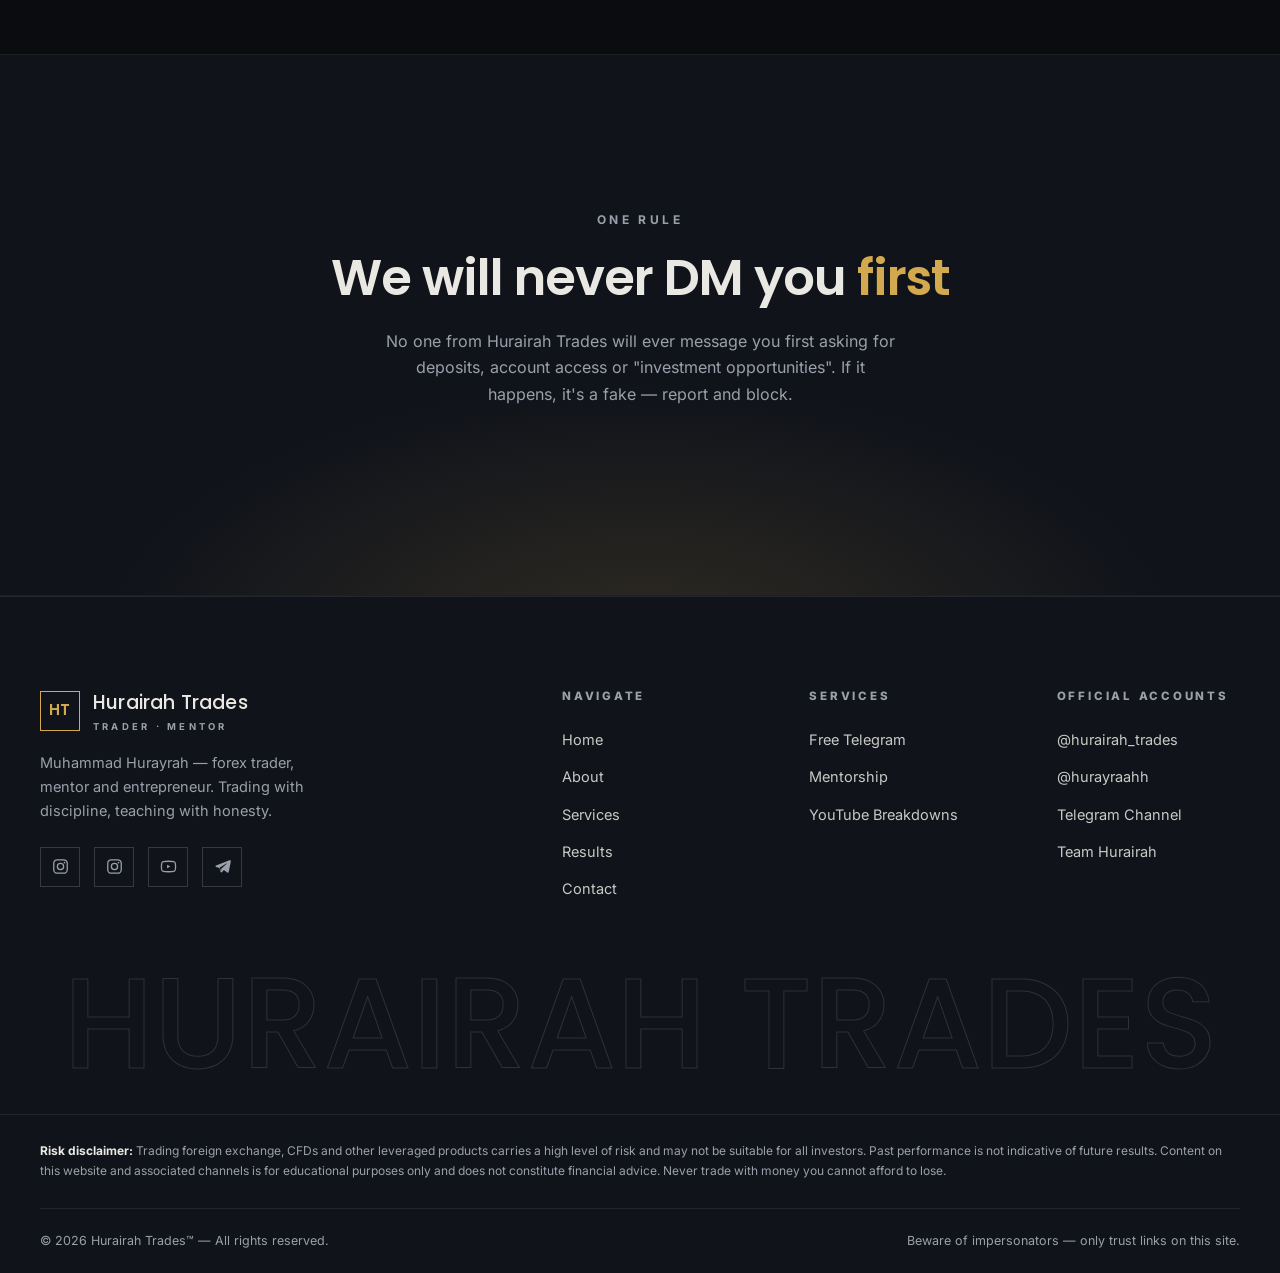
<file: contact.html>
<!DOCTYPE html>
<html lang="en">
<head>
  <meta charset="UTF-8">
  <meta name="viewport" content="width=device-width, initial-scale=1.0">
  <title>Contact — Official Channels | Hurairah Trades</title>
  <meta name="description" content="Get in touch with Hurairah Trades through the official channels — Instagram, YouTube, Telegram. Beware of impersonators.">
  <link rel="icon" type="image/svg+xml" href="assets/img/favicon.svg">
  <link rel="stylesheet" href="assets/css/fonts.css">
  <link rel="stylesheet" href="assets/css/style.css">
</head>
<body>

  <div class="ticker" aria-hidden="true">
    <div class="ticker-track">
      <span class="ticker-item">XAU/USD <b class="up">▲ 2,341.10</b></span>
      <span class="ticker-item">EUR/USD <b class="down">▼ 1.0842</b></span>
      <span class="ticker-item">GBP/JPY <b class="up">▲ 199.62</b></span>
      <span class="ticker-item">US30 <b class="up">▲ 39,412</b></span>
      <span class="ticker-item">BTC/USD <b class="up">▲ 64,280</b></span>
      <span class="ticker-item">NAS100 <b class="down">▼ 18,236</b></span>
      <span class="ticker-item">GBP/USD <b class="up">▲ 1.2731</b></span>
      <span class="ticker-item">USD/JPY <b class="down">▼ 156.84</b></span>
    </div>
  </div>

  <header class="site-header">
    <div class="container header-inner">
      <a href="index.html" class="brand" aria-label="Hurairah Trades — home">
        <span class="brand-mark">HT</span>
        <span class="brand-name">Hurairah Trades<small>Trader · Mentor</small></span>
      </a>
      <nav class="main-nav" aria-label="Main navigation">
        <a href="index.html">Home</a>
        <a href="about.html">About</a>
        <a href="services.html">Services</a>
        <a href="results.html">Results</a>
        <a href="contact.html">Contact</a>
      </nav>
      <div class="header-cta">
        <a class="btn btn-solid" href="https://t.me/HurairahFreeTelegramChannel" target="_blank" rel="noopener">Join Telegram <span class="arr">→</span></a>
      </div>
      <button class="nav-toggle" aria-label="Toggle menu" aria-expanded="false">
        <span></span><span></span><span></span>
      </button>
    </div>
  </header>

  <main>
    <section class="page-hero">
      <div class="container">
        <nav class="crumbs" aria-label="Breadcrumb"><a href="index.html">Home</a><span class="sep">/</span><span>Contact</span></nav>
        <p class="kicker">Get In Touch</p>
        <h1>Official channels <span class="accent">only</span></h1>
        <p class="lead">These are the only legitimate ways to reach Hurairah Trades. Anyone else claiming to be us — especially in your DMs asking for money — is a scammer.</p>
      </div>
    </section>

    <section class="section">
      <div class="container contact-grid">
        <div>
          <p class="kicker reveal">01 — Direct Channels</p>
          <h2 class="reveal" style="margin:18px 0 30px;">Reach <span class="accent">out</span></h2>
          <div class="channel-list">
            <a class="channel reveal" href="https://t.me/HurairahFreeTelegramChannel" target="_blank" rel="noopener">
              <span class="ch-icon"><svg viewBox="0 0 24 24" fill="none"><path d="M21.7 3.3 2.9 10.6c-1 .4-1 1.8.1 2.1l4.6 1.4 1.7 5.4c.3 1 1.6 1.2 2.2.4l2.4-2.9 4.7 3.5c.8.6 2 .1 2.2-.9l3-14.9c.2-1.1-.9-2-2.1-1.4ZM7.9 13.7l9.5-6.1c.4-.3.9.3.5.6l-7.6 7-.3 3-2.1-4.5Z" fill="currentColor"/></svg></span>
              <span class="ch-body"><b>Telegram — Free Channel</b><span>t.me/HurairahFreeTelegramChannel</span></span>
              <span class="arr">→</span>
            </a>
            <a class="channel reveal" data-delay="1" href="https://t.me/Team_Hurairah" target="_blank" rel="noopener">
              <span class="ch-icon"><svg viewBox="0 0 24 24" fill="none"><path d="M21.7 3.3 2.9 10.6c-1 .4-1 1.8.1 2.1l4.6 1.4 1.7 5.4c.3 1 1.6 1.2 2.2.4l2.4-2.9 4.7 3.5c.8.6 2 .1 2.2-.9l3-14.9c.2-1.1-.9-2-2.1-1.4ZM7.9 13.7l9.5-6.1c.4-.3.9.3.5.6l-7.6 7-.3 3-2.1-4.5Z" fill="currentColor"/></svg></span>
              <span class="ch-body"><b>Telegram — Team Hurairah</b><span>t.me/Team_Hurairah · Mentorship enquiries</span></span>
              <span class="arr">→</span>
            </a>
            <a class="channel reveal" data-delay="1" href="https://www.instagram.com/hurairah_trades" target="_blank" rel="noopener">
              <span class="ch-icon"><svg viewBox="0 0 24 24" fill="none" stroke="currentColor" stroke-width="1.8"><rect x="2.5" y="2.5" width="19" height="19" rx="5"/><circle cx="12" cy="12" r="4.4"/><circle cx="17.6" cy="6.4" r="1.2" fill="currentColor" stroke="none"/></svg></span>
              <span class="ch-body"><b>Instagram — Trading</b><span>@hurairah_trades · 566K followers</span></span>
              <span class="arr">→</span>
            </a>
            <a class="channel reveal" data-delay="2" href="https://www.instagram.com/hurayraahh" target="_blank" rel="noopener">
              <span class="ch-icon"><svg viewBox="0 0 24 24" fill="none" stroke="currentColor" stroke-width="1.8"><rect x="2.5" y="2.5" width="19" height="19" rx="5"/><circle cx="12" cy="12" r="4.4"/><circle cx="17.6" cy="6.4" r="1.2" fill="currentColor" stroke="none"/></svg></span>
              <span class="ch-body"><b>Instagram — Personal</b><span>@hurayraahh · Behind the scenes</span></span>
              <span class="arr">→</span>
            </a>
            <a class="channel reveal" data-delay="2" href="https://www.youtube.com/@hurairah_trades" target="_blank" rel="noopener">
              <span class="ch-icon"><svg viewBox="0 0 24 24" fill="none" stroke="currentColor" stroke-width="1.8"><path d="M21.5 7.2a3 3 0 0 0-2.1-2.1C17.5 4.6 12 4.6 12 4.6s-5.5 0-7.4.5A3 3 0 0 0 2.5 7.2 31 31 0 0 0 2 12a31 31 0 0 0 .5 4.8 3 3 0 0 0 2.1 2.1c1.9.5 7.4.5 7.4.5s5.5 0 7.4-.5a3 3 0 0 0 2.1-2.1A31 31 0 0 0 22 12a31 31 0 0 0-.5-4.8Z"/><path d="M10 9.4v5.2l4.6-2.6L10 9.4Z" fill="currentColor" stroke="none"/></svg></span>
              <span class="ch-body"><b>YouTube</b><span>youtube.com/@hurairah_trades · Full breakdowns</span></span>
              <span class="arr">→</span>
            </a>
          </div>
        </div>
        <div>
          <p class="kicker reveal">02 — Business Enquiries</p>
          <h2 class="reveal" style="margin:18px 0 30px;">Send a <span class="accent">message</span></h2>
          <form class="form-panel reveal" id="contact-form" data-email="Ganjekebaalkale@gmail.com">
            <div class="form-grid">
              <div class="field">
                <label for="cf-name">Name</label>
                <input id="cf-name" name="name" type="text" required placeholder="Your name">
              </div>
              <div class="field">
                <label for="cf-email">Email</label>
                <input id="cf-email" name="email" type="email" required placeholder="you@email.com">
              </div>
              <div class="field full">
                <label for="cf-topic">Topic</label>
                <select id="cf-topic" name="topic" required>
                  <option value="Mentorship">Mentorship enquiry</option>
                  <option value="Collaboration">Collaboration / brand deal</option>
                  <option value="Media">Media / press</option>
                  <option value="Other">Something else</option>
                </select>
              </div>
              <div class="field full">
                <label for="cf-message">Message</label>
                <textarea id="cf-message" name="message" required placeholder="What's on your mind?"></textarea>
              </div>
            </div>
            <button type="submit" class="btn btn-solid">Send message <span class="arr">→</span></button>
            <p class="form-note">This opens your email app — nothing is stored on this website.</p>
          </form>
        </div>
      </div>
    </section>

    <section class="cta-band">
      <div class="container">
        <p class="kicker reveal">One rule</p>
        <h2 class="reveal">We will never DM you <span class="accent">first</span></h2>
        <p class="reveal" data-delay="1">No one from Hurairah Trades will ever message you first asking for deposits, account access or "investment opportunities". If it happens, it's a fake — report and block.</p>
      </div>
    </section>
  </main>

  <footer class="site-footer">
    <div class="container footer-top">
      <div class="footer-brand">
        <a href="index.html" class="brand">
          <span class="brand-mark">HT</span>
          <span class="brand-name">Hurairah Trades<small>Trader · Mentor</small></span>
        </a>
        <p>Muhammad Hurayrah — forex trader, mentor and entrepreneur. Trading with discipline, teaching with honesty.</p>
        <div class="footer-social">
          <a href="https://www.instagram.com/hurairah_trades" target="_blank" rel="noopener" aria-label="Instagram — hurairah_trades"><svg viewBox="0 0 24 24" fill="none" stroke="currentColor" stroke-width="1.8"><rect x="2.5" y="2.5" width="19" height="19" rx="5"/><circle cx="12" cy="12" r="4.4"/><circle cx="17.6" cy="6.4" r="1.2" fill="currentColor" stroke="none"/></svg></a>
          <a href="https://www.instagram.com/hurayraahh" target="_blank" rel="noopener" aria-label="Instagram — hurayraahh"><svg viewBox="0 0 24 24" fill="none" stroke="currentColor" stroke-width="1.8"><rect x="2.5" y="2.5" width="19" height="19" rx="5"/><circle cx="12" cy="12" r="4.4"/><circle cx="17.6" cy="6.4" r="1.2" fill="currentColor" stroke="none"/></svg></a>
          <a href="https://www.youtube.com/@hurairah_trades" target="_blank" rel="noopener" aria-label="YouTube"><svg viewBox="0 0 24 24" fill="none" stroke="currentColor" stroke-width="1.8"><path d="M21.5 7.2a3 3 0 0 0-2.1-2.1C17.5 4.6 12 4.6 12 4.6s-5.5 0-7.4.5A3 3 0 0 0 2.5 7.2 31 31 0 0 0 2 12a31 31 0 0 0 .5 4.8 3 3 0 0 0 2.1 2.1c1.9.5 7.4.5 7.4.5s5.5 0 7.4-.5a3 3 0 0 0 2.1-2.1A31 31 0 0 0 22 12a31 31 0 0 0-.5-4.8Z"/><path d="M10 9.4v5.2l4.6-2.6L10 9.4Z" fill="currentColor" stroke="none"/></svg></a>
          <a href="https://t.me/HurairahFreeTelegramChannel" target="_blank" rel="noopener" aria-label="Telegram"><svg viewBox="0 0 24 24" fill="none"><path d="M21.7 3.3 2.9 10.6c-1 .4-1 1.8.1 2.1l4.6 1.4 1.7 5.4c.3 1 1.6 1.2 2.2.4l2.4-2.9 4.7 3.5c.8.6 2 .1 2.2-.9l3-14.9c.2-1.1-.9-2-2.1-1.4ZM7.9 13.7l9.5-6.1c.4-.3.9.3.5.6l-7.6 7-.3 3-2.1-4.5Z" fill="currentColor"/></svg></a>
        </div>
      </div>
      <div class="footer-col">
        <h4>Navigate</h4>
        <ul>
          <li><a href="index.html">Home</a></li>
          <li><a href="about.html">About</a></li>
          <li><a href="services.html">Services</a></li>
          <li><a href="results.html">Results</a></li>
          <li><a href="contact.html">Contact</a></li>
        </ul>
      </div>
      <div class="footer-col">
        <h4>Services</h4>
        <ul>
          <li><a href="https://t.me/HurairahFreeTelegramChannel" target="_blank" rel="noopener">Free Telegram</a></li>
          <li><a href="https://t.me/Team_Hurairah" target="_blank" rel="noopener">Mentorship</a></li>
          <li><a href="https://www.youtube.com/@hurairah_trades" target="_blank" rel="noopener">YouTube Breakdowns</a></li>
        </ul>
      </div>
      <div class="footer-col">
        <h4>Official Accounts</h4>
        <ul>
          <li><a href="https://www.instagram.com/hurairah_trades" target="_blank" rel="noopener">@hurairah_trades</a></li>
          <li><a href="https://www.instagram.com/hurayraahh" target="_blank" rel="noopener">@hurayraahh</a></li>
          <li><a href="https://t.me/HurairahFreeTelegramChannel" target="_blank" rel="noopener">Telegram Channel</a></li>
          <li><a href="https://t.me/Team_Hurairah" target="_blank" rel="noopener">Team Hurairah</a></li>
        </ul>
      </div>
    </div>
    <div class="footer-word" aria-hidden="true">HURAIRAH&nbsp;TRADES</div>
    <div class="disclaimer">
      <div class="container">
        <strong>Risk disclaimer:</strong> Trading foreign exchange, CFDs and other leveraged products carries a high level of risk and may not be suitable for all investors. Past performance is not indicative of future results. Content on this website and associated channels is for educational purposes only and does not constitute financial advice. Never trade with money you cannot afford to lose.
      </div>
    </div>
    <div class="footer-bottom container">
      <span>© <span data-year>2026</span> Hurairah Trades™ — All rights reserved.</span>
      <span>Beware of impersonators — only trust links on this site.</span>
    </div>
  </footer>

  <script src="assets/js/main.js"></script>
</body>
</html>
</file>
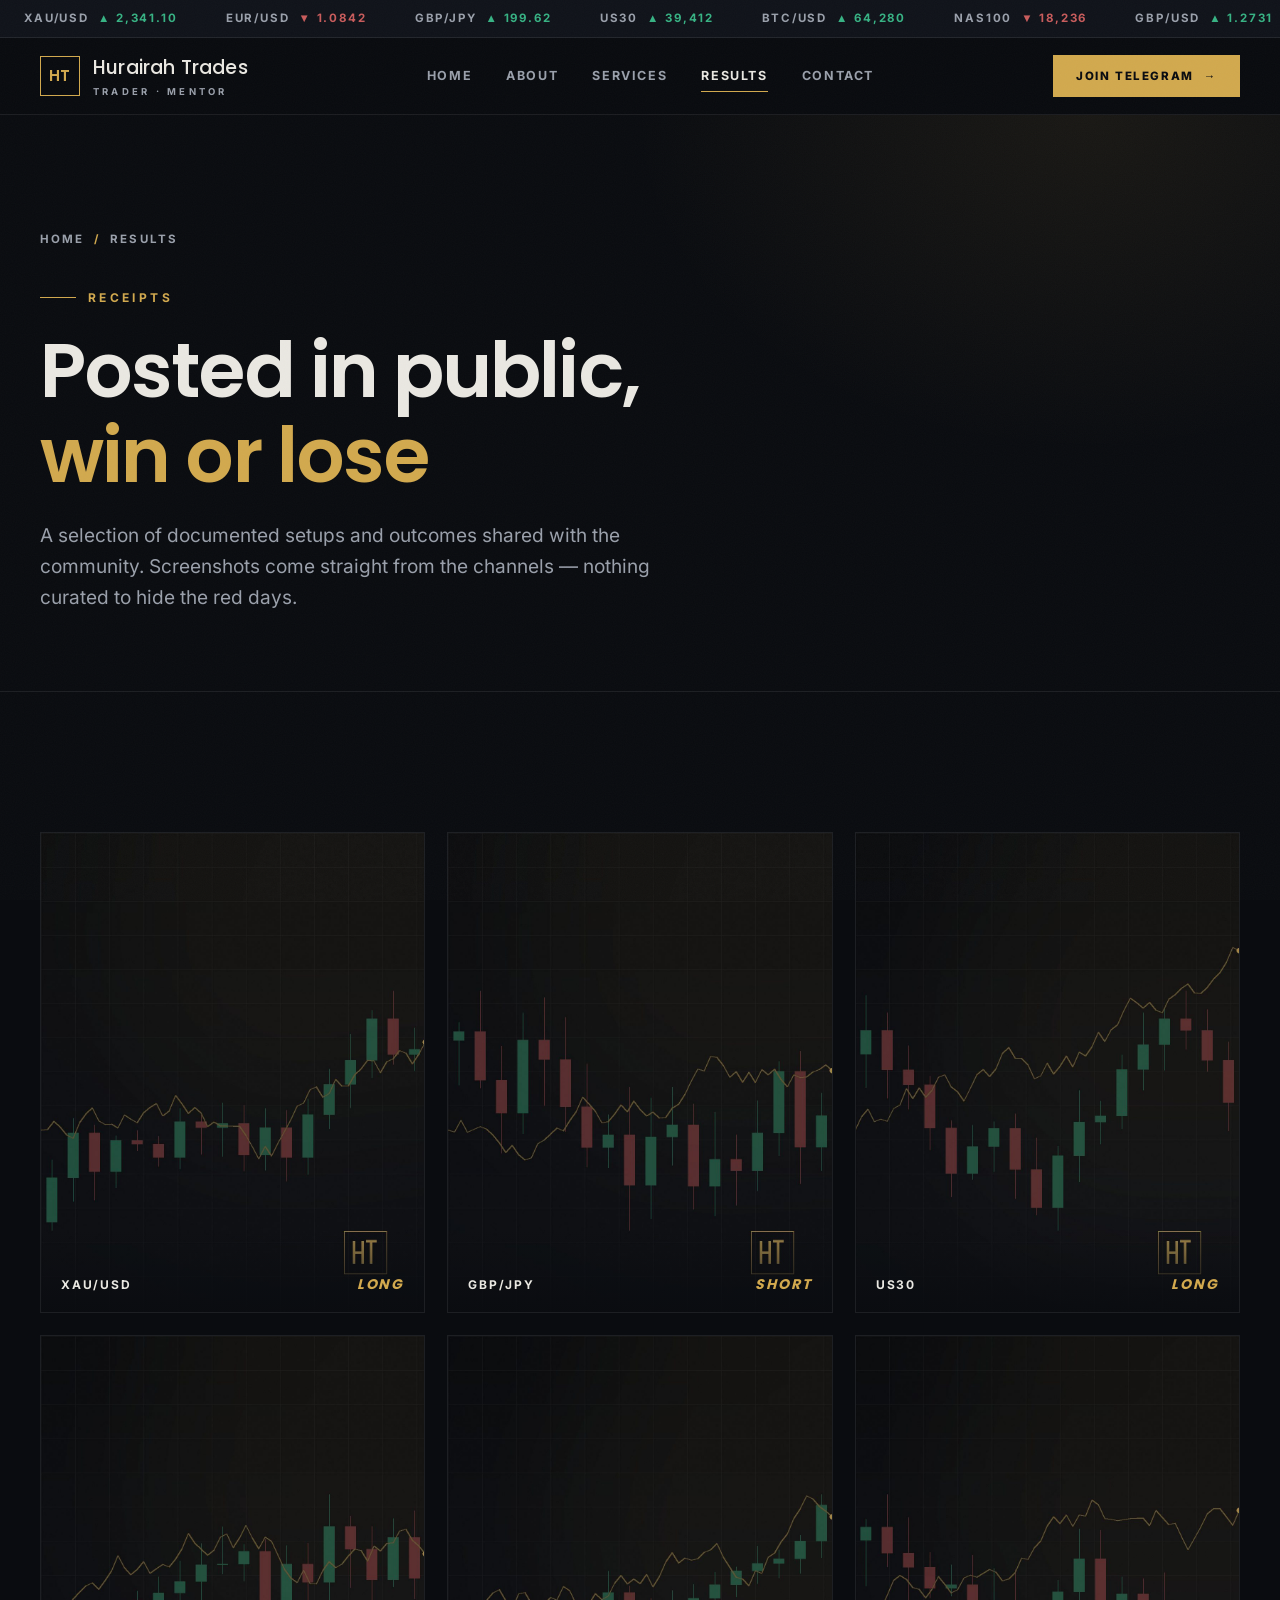
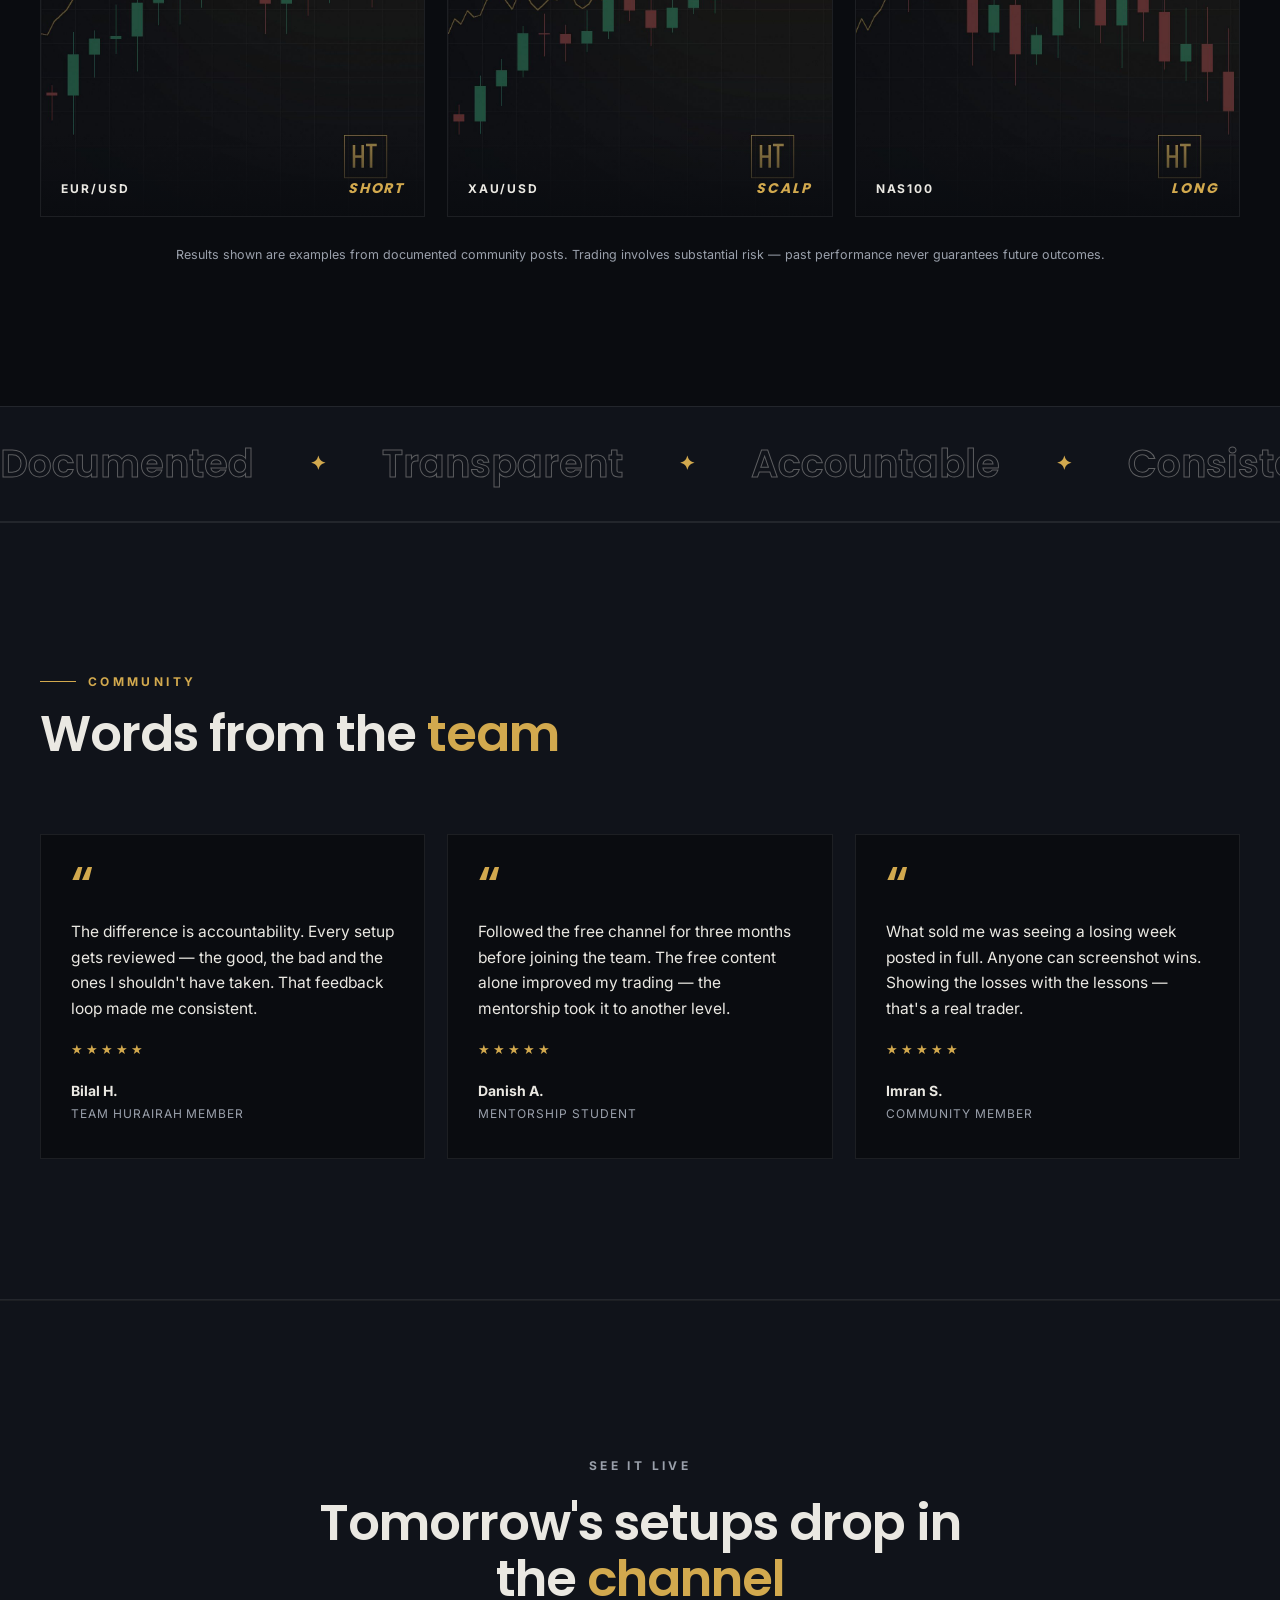
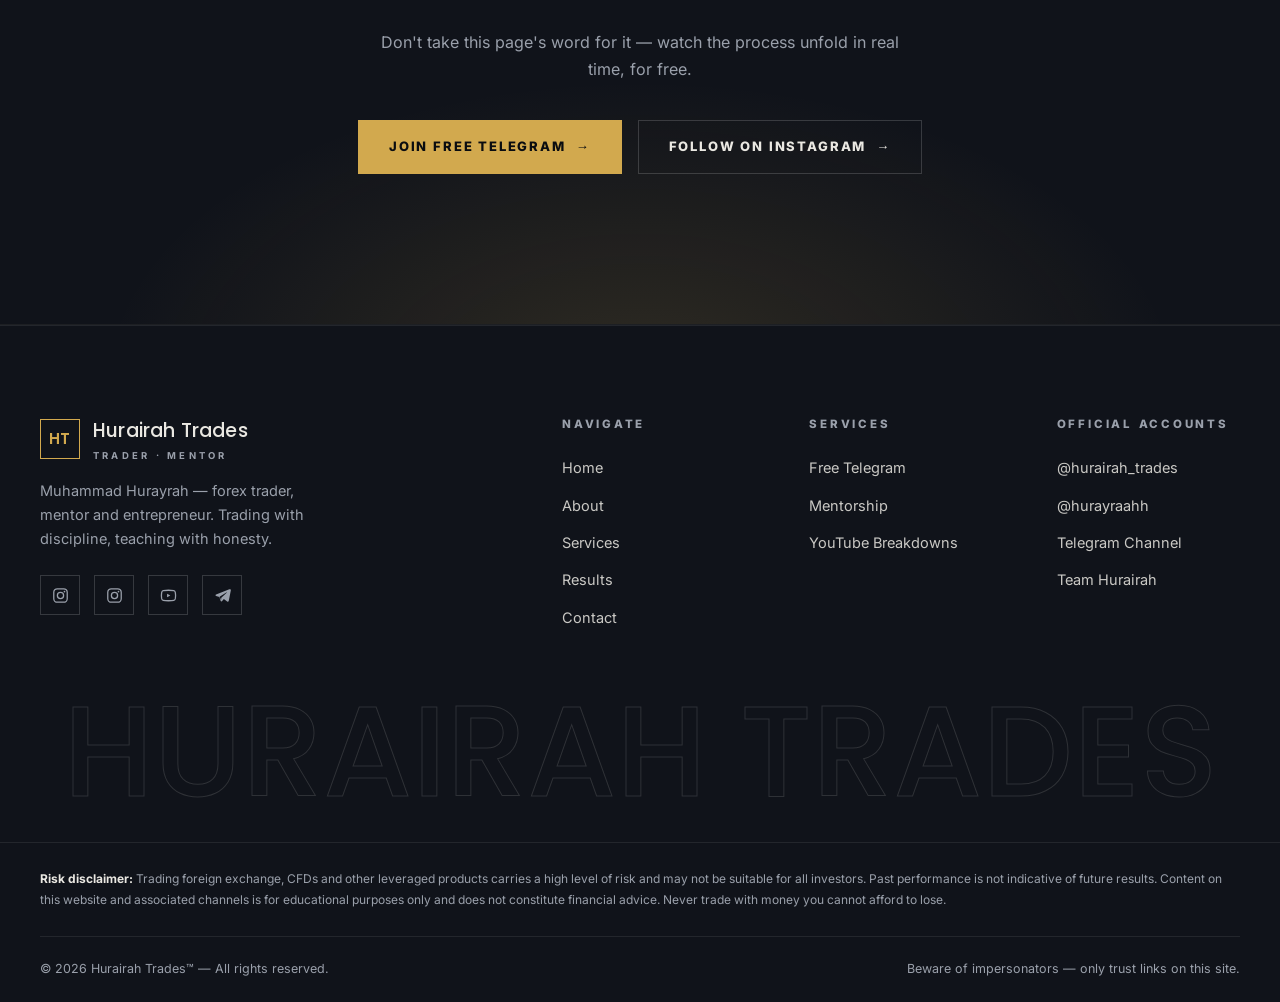
<file: results.html>
<!DOCTYPE html>
<html lang="en">
<head>
  <meta charset="UTF-8">
  <meta name="viewport" content="width=device-width, initial-scale=1.0">
  <title>Results — Trade Receipts &amp; Community Wins | Hurairah Trades</title>
  <meta name="description" content="Real trading results and community wins from Hurairah Trades — posted transparently, wins and losses alike.">
  <link rel="icon" type="image/svg+xml" href="assets/img/favicon.svg">
  <link rel="stylesheet" href="assets/css/fonts.css">
  <link rel="stylesheet" href="assets/css/style.css">
</head>
<body>

  <div class="ticker" aria-hidden="true">
    <div class="ticker-track">
      <span class="ticker-item">XAU/USD <b class="up">▲ 2,341.10</b></span>
      <span class="ticker-item">EUR/USD <b class="down">▼ 1.0842</b></span>
      <span class="ticker-item">GBP/JPY <b class="up">▲ 199.62</b></span>
      <span class="ticker-item">US30 <b class="up">▲ 39,412</b></span>
      <span class="ticker-item">BTC/USD <b class="up">▲ 64,280</b></span>
      <span class="ticker-item">NAS100 <b class="down">▼ 18,236</b></span>
      <span class="ticker-item">GBP/USD <b class="up">▲ 1.2731</b></span>
      <span class="ticker-item">USD/JPY <b class="down">▼ 156.84</b></span>
    </div>
  </div>

  <header class="site-header">
    <div class="container header-inner">
      <a href="index.html" class="brand" aria-label="Hurairah Trades — home">
        <span class="brand-mark">HT</span>
        <span class="brand-name">Hurairah Trades<small>Trader · Mentor</small></span>
      </a>
      <nav class="main-nav" aria-label="Main navigation">
        <a href="index.html">Home</a>
        <a href="about.html">About</a>
        <a href="services.html">Services</a>
        <a href="results.html">Results</a>
        <a href="contact.html">Contact</a>
      </nav>
      <div class="header-cta">
        <a class="btn btn-solid" href="https://t.me/HurairahFreeTelegramChannel" target="_blank" rel="noopener">Join Telegram <span class="arr">→</span></a>
      </div>
      <button class="nav-toggle" aria-label="Toggle menu" aria-expanded="false">
        <span></span><span></span><span></span>
      </button>
    </div>
  </header>

  <main>
    <section class="page-hero">
      <div class="container">
        <nav class="crumbs" aria-label="Breadcrumb"><a href="index.html">Home</a><span class="sep">/</span><span>Results</span></nav>
        <p class="kicker">Receipts</p>
        <h1>Posted in public, <span class="accent">win or lose</span></h1>
        <p class="lead">A selection of documented setups and outcomes shared with the community. Screenshots come straight from the channels — nothing curated to hide the red days.</p>
      </div>
    </section>

    <section class="section">
      <div class="container">
        <div class="gallery">
          <figure class="shot reveal"><img src="assets/img/photos/result-1.jpg" alt="Trading result — XAU/USD long" loading="lazy"><figcaption>XAU/USD <em>Long</em></figcaption></figure>
          <figure class="shot reveal" data-delay="1"><img src="assets/img/photos/result-2.jpg" alt="Trading result — GBP/JPY short" loading="lazy"><figcaption>GBP/JPY <em>Short</em></figcaption></figure>
          <figure class="shot reveal" data-delay="2"><img src="assets/img/photos/result-3.jpg" alt="Trading result — US30 long" loading="lazy"><figcaption>US30 <em>Long</em></figcaption></figure>
          <figure class="shot reveal"><img src="assets/img/photos/result-4.jpg" alt="Trading result — EUR/USD short" loading="lazy"><figcaption>EUR/USD <em>Short</em></figcaption></figure>
          <figure class="shot reveal" data-delay="1"><img src="assets/img/photos/result-5.jpg" alt="Trading result — XAU/USD scalp" loading="lazy"><figcaption>XAU/USD <em>Scalp</em></figcaption></figure>
          <figure class="shot reveal" data-delay="2"><img src="assets/img/photos/result-6.jpg" alt="Trading result — NAS100 long" loading="lazy"><figcaption>NAS100 <em>Long</em></figcaption></figure>
        </div>
        <p class="form-note reveal" style="margin-top:28px;">Results shown are examples from documented community posts. Trading involves substantial risk — past performance never guarantees future outcomes.</p>
      </div>
    </section>

    <div class="word-band" aria-hidden="true">
      <div class="word-track">
        <span>Documented</span><span>Transparent</span><span>Accountable</span><span>Consistent</span>
      </div>
    </div>

    <section class="section tinted">
      <div class="container">
        <div class="section-head">
          <div>
            <p class="kicker reveal">Community</p>
            <h2 class="reveal">Words from the <span class="accent">team</span></h2>
          </div>
        </div>
        <div class="quotes">
          <article class="quote-card reveal">
            <span class="qmark">“</span>
            <p>The difference is accountability. Every setup gets reviewed — the good, the bad and the ones I shouldn't have taken. That feedback loop made me consistent.</p>
            <div class="stars" aria-label="5 stars">★★★★★</div>
            <footer><b>Bilal H.</b><span>Team Hurairah member</span></footer>
          </article>
          <article class="quote-card reveal" data-delay="1">
            <span class="qmark">“</span>
            <p>Followed the free channel for three months before joining the team. The free content alone improved my trading — the mentorship took it to another level.</p>
            <div class="stars" aria-label="5 stars">★★★★★</div>
            <footer><b>Danish A.</b><span>Mentorship student</span></footer>
          </article>
          <article class="quote-card reveal" data-delay="2">
            <span class="qmark">“</span>
            <p>What sold me was seeing a losing week posted in full. Anyone can screenshot wins. Showing the losses with the lessons — that's a real trader.</p>
            <div class="stars" aria-label="5 stars">★★★★★</div>
            <footer><b>Imran S.</b><span>Community member</span></footer>
          </article>
        </div>
      </div>
    </section>

    <section class="cta-band">
      <div class="container">
        <p class="kicker reveal">See it live</p>
        <h2 class="reveal">Tomorrow's setups drop in the <span class="accent">channel</span></h2>
        <p class="reveal" data-delay="1">Don't take this page's word for it — watch the process unfold in real time, for free.</p>
        <div class="hero-actions reveal" data-delay="2">
          <a class="btn btn-solid" href="https://t.me/HurairahFreeTelegramChannel" target="_blank" rel="noopener">Join Free Telegram <span class="arr">→</span></a>
          <a class="btn btn-ghost" href="https://www.instagram.com/hurairah_trades" target="_blank" rel="noopener">Follow on Instagram <span class="arr">→</span></a>
        </div>
      </div>
    </section>
  </main>

  <footer class="site-footer">
    <div class="container footer-top">
      <div class="footer-brand">
        <a href="index.html" class="brand">
          <span class="brand-mark">HT</span>
          <span class="brand-name">Hurairah Trades<small>Trader · Mentor</small></span>
        </a>
        <p>Muhammad Hurayrah — forex trader, mentor and entrepreneur. Trading with discipline, teaching with honesty.</p>
        <div class="footer-social">
          <a href="https://www.instagram.com/hurairah_trades" target="_blank" rel="noopener" aria-label="Instagram — hurairah_trades"><svg viewBox="0 0 24 24" fill="none" stroke="currentColor" stroke-width="1.8"><rect x="2.5" y="2.5" width="19" height="19" rx="5"/><circle cx="12" cy="12" r="4.4"/><circle cx="17.6" cy="6.4" r="1.2" fill="currentColor" stroke="none"/></svg></a>
          <a href="https://www.instagram.com/hurayraahh" target="_blank" rel="noopener" aria-label="Instagram — hurayraahh"><svg viewBox="0 0 24 24" fill="none" stroke="currentColor" stroke-width="1.8"><rect x="2.5" y="2.5" width="19" height="19" rx="5"/><circle cx="12" cy="12" r="4.4"/><circle cx="17.6" cy="6.4" r="1.2" fill="currentColor" stroke="none"/></svg></a>
          <a href="https://www.youtube.com/@hurairah_trades" target="_blank" rel="noopener" aria-label="YouTube"><svg viewBox="0 0 24 24" fill="none" stroke="currentColor" stroke-width="1.8"><path d="M21.5 7.2a3 3 0 0 0-2.1-2.1C17.5 4.6 12 4.6 12 4.6s-5.5 0-7.4.5A3 3 0 0 0 2.5 7.2 31 31 0 0 0 2 12a31 31 0 0 0 .5 4.8 3 3 0 0 0 2.1 2.1c1.9.5 7.4.5 7.4.5s5.5 0 7.4-.5a3 3 0 0 0 2.1-2.1A31 31 0 0 0 22 12a31 31 0 0 0-.5-4.8Z"/><path d="M10 9.4v5.2l4.6-2.6L10 9.4Z" fill="currentColor" stroke="none"/></svg></a>
          <a href="https://t.me/HurairahFreeTelegramChannel" target="_blank" rel="noopener" aria-label="Telegram"><svg viewBox="0 0 24 24" fill="none"><path d="M21.7 3.3 2.9 10.6c-1 .4-1 1.8.1 2.1l4.6 1.4 1.7 5.4c.3 1 1.6 1.2 2.2.4l2.4-2.9 4.7 3.5c.8.6 2 .1 2.2-.9l3-14.9c.2-1.1-.9-2-2.1-1.4ZM7.9 13.7l9.5-6.1c.4-.3.9.3.5.6l-7.6 7-.3 3-2.1-4.5Z" fill="currentColor"/></svg></a>
        </div>
      </div>
      <div class="footer-col">
        <h4>Navigate</h4>
        <ul>
          <li><a href="index.html">Home</a></li>
          <li><a href="about.html">About</a></li>
          <li><a href="services.html">Services</a></li>
          <li><a href="results.html">Results</a></li>
          <li><a href="contact.html">Contact</a></li>
        </ul>
      </div>
      <div class="footer-col">
        <h4>Services</h4>
        <ul>
          <li><a href="https://t.me/HurairahFreeTelegramChannel" target="_blank" rel="noopener">Free Telegram</a></li>
          <li><a href="https://t.me/Team_Hurairah" target="_blank" rel="noopener">Mentorship</a></li>
          <li><a href="https://www.youtube.com/@hurairah_trades" target="_blank" rel="noopener">YouTube Breakdowns</a></li>
        </ul>
      </div>
      <div class="footer-col">
        <h4>Official Accounts</h4>
        <ul>
          <li><a href="https://www.instagram.com/hurairah_trades" target="_blank" rel="noopener">@hurairah_trades</a></li>
          <li><a href="https://www.instagram.com/hurayraahh" target="_blank" rel="noopener">@hurayraahh</a></li>
          <li><a href="https://t.me/HurairahFreeTelegramChannel" target="_blank" rel="noopener">Telegram Channel</a></li>
          <li><a href="https://t.me/Team_Hurairah" target="_blank" rel="noopener">Team Hurairah</a></li>
        </ul>
      </div>
    </div>
    <div class="footer-word" aria-hidden="true">HURAIRAH&nbsp;TRADES</div>
    <div class="disclaimer">
      <div class="container">
        <strong>Risk disclaimer:</strong> Trading foreign exchange, CFDs and other leveraged products carries a high level of risk and may not be suitable for all investors. Past performance is not indicative of future results. Content on this website and associated channels is for educational purposes only and does not constitute financial advice. Never trade with money you cannot afford to lose.
      </div>
    </div>
    <div class="footer-bottom container">
      <span>© <span data-year>2026</span> Hurairah Trades™ — All rights reserved.</span>
      <span>Beware of impersonators — only trust links on this site.</span>
    </div>
  </footer>

  <script src="assets/js/main.js"></script>
</body>
</html>
</file>
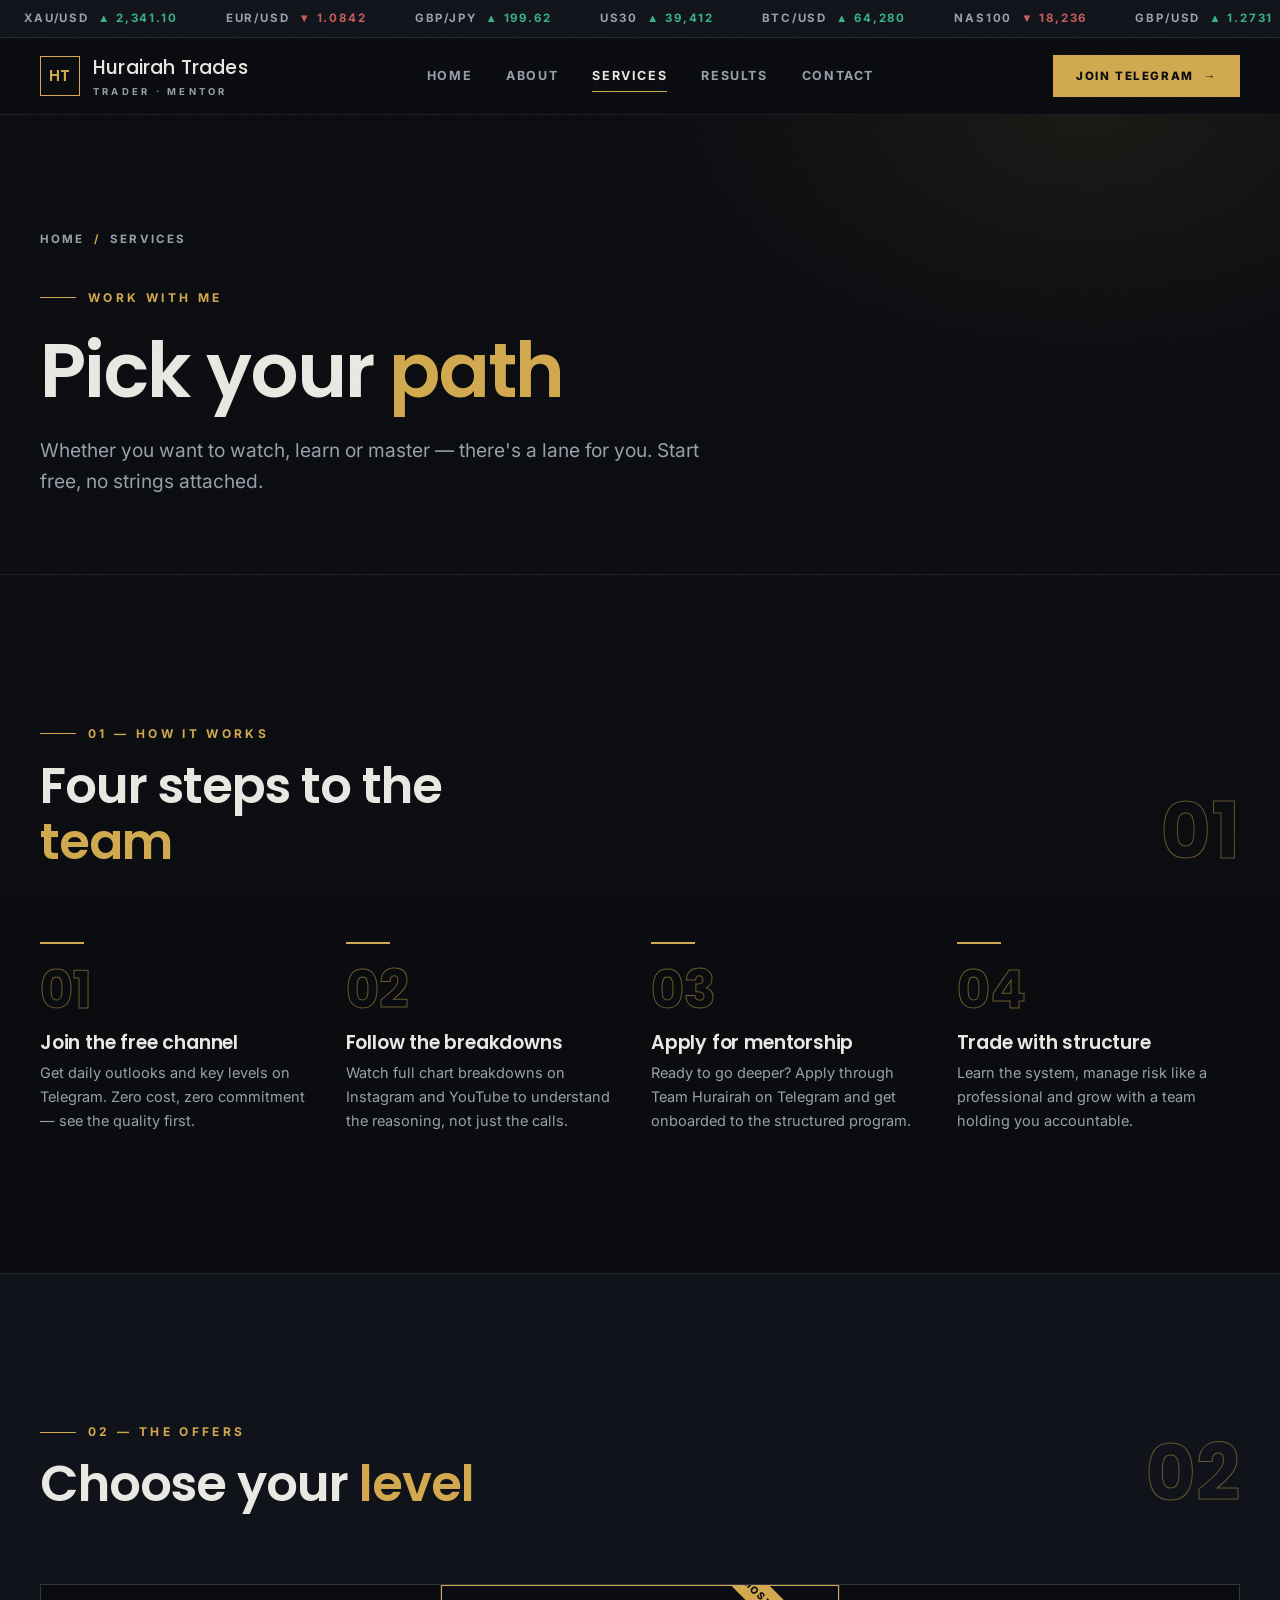
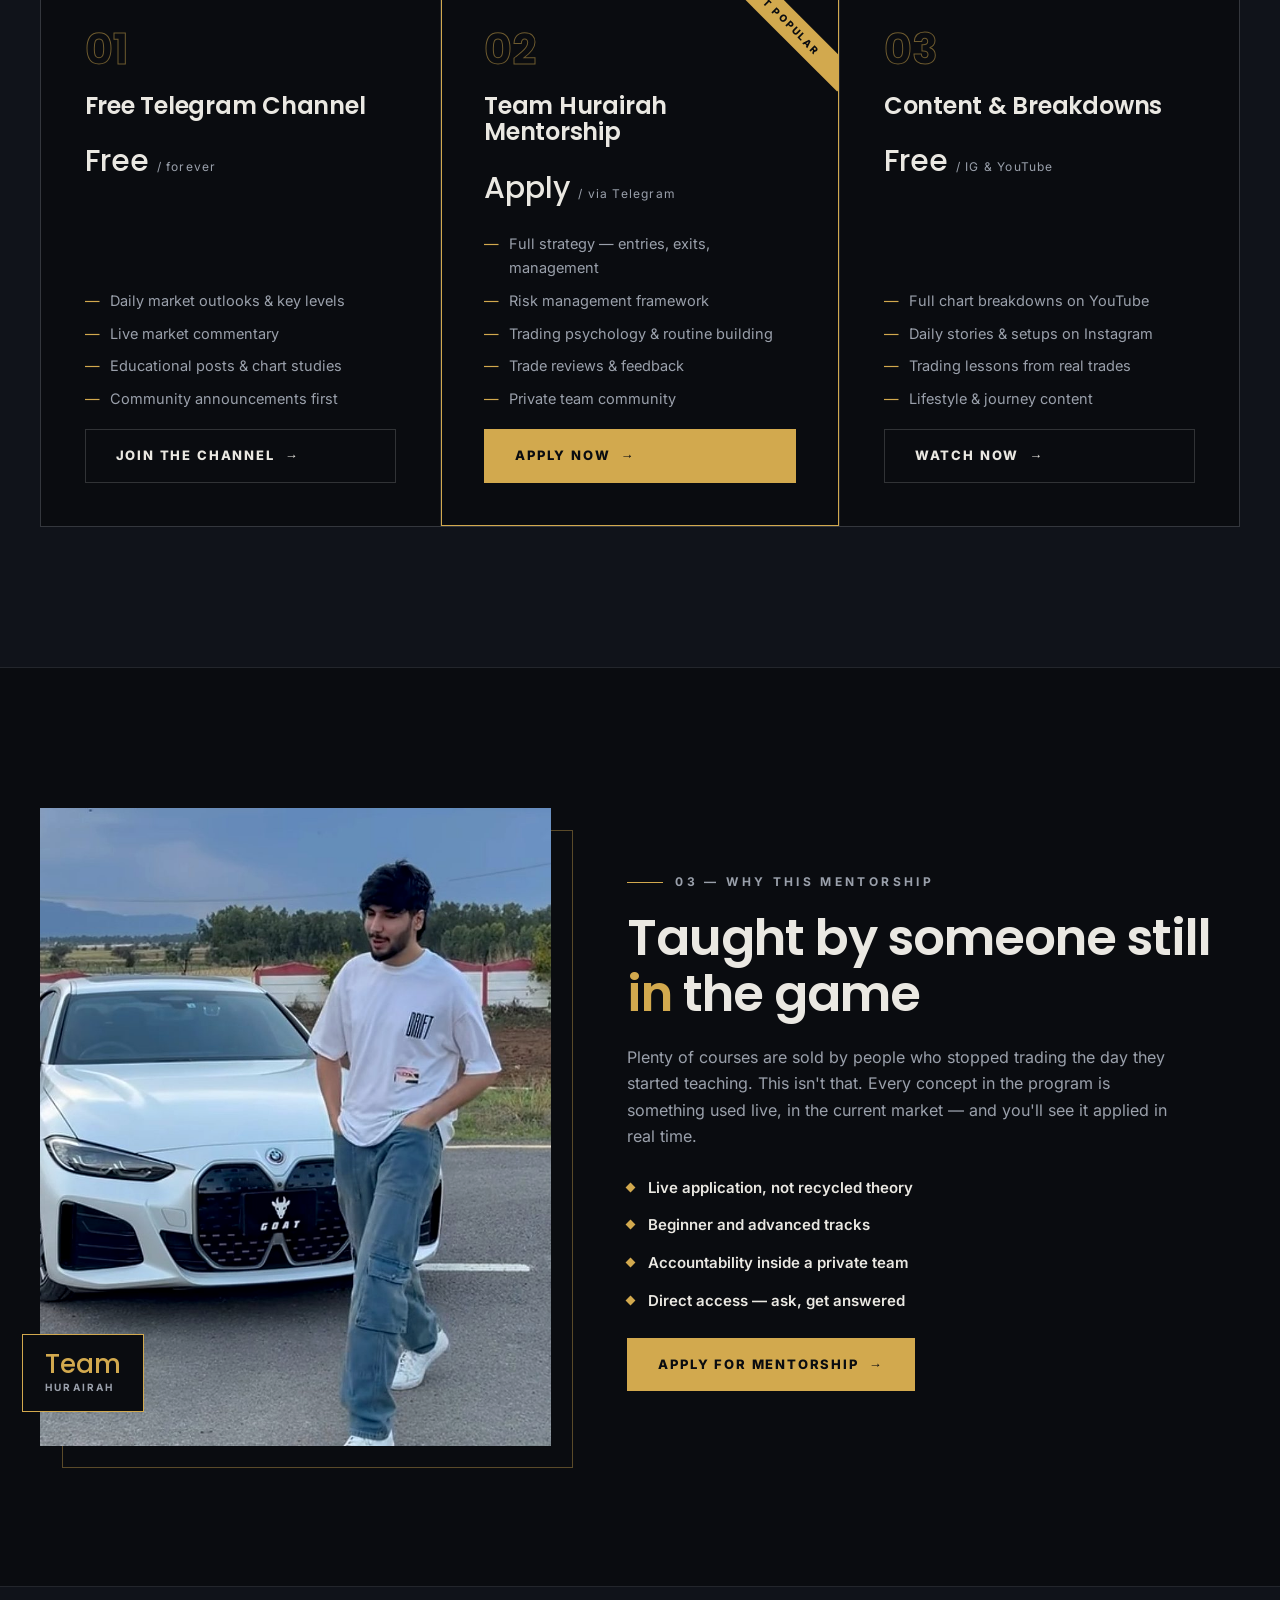
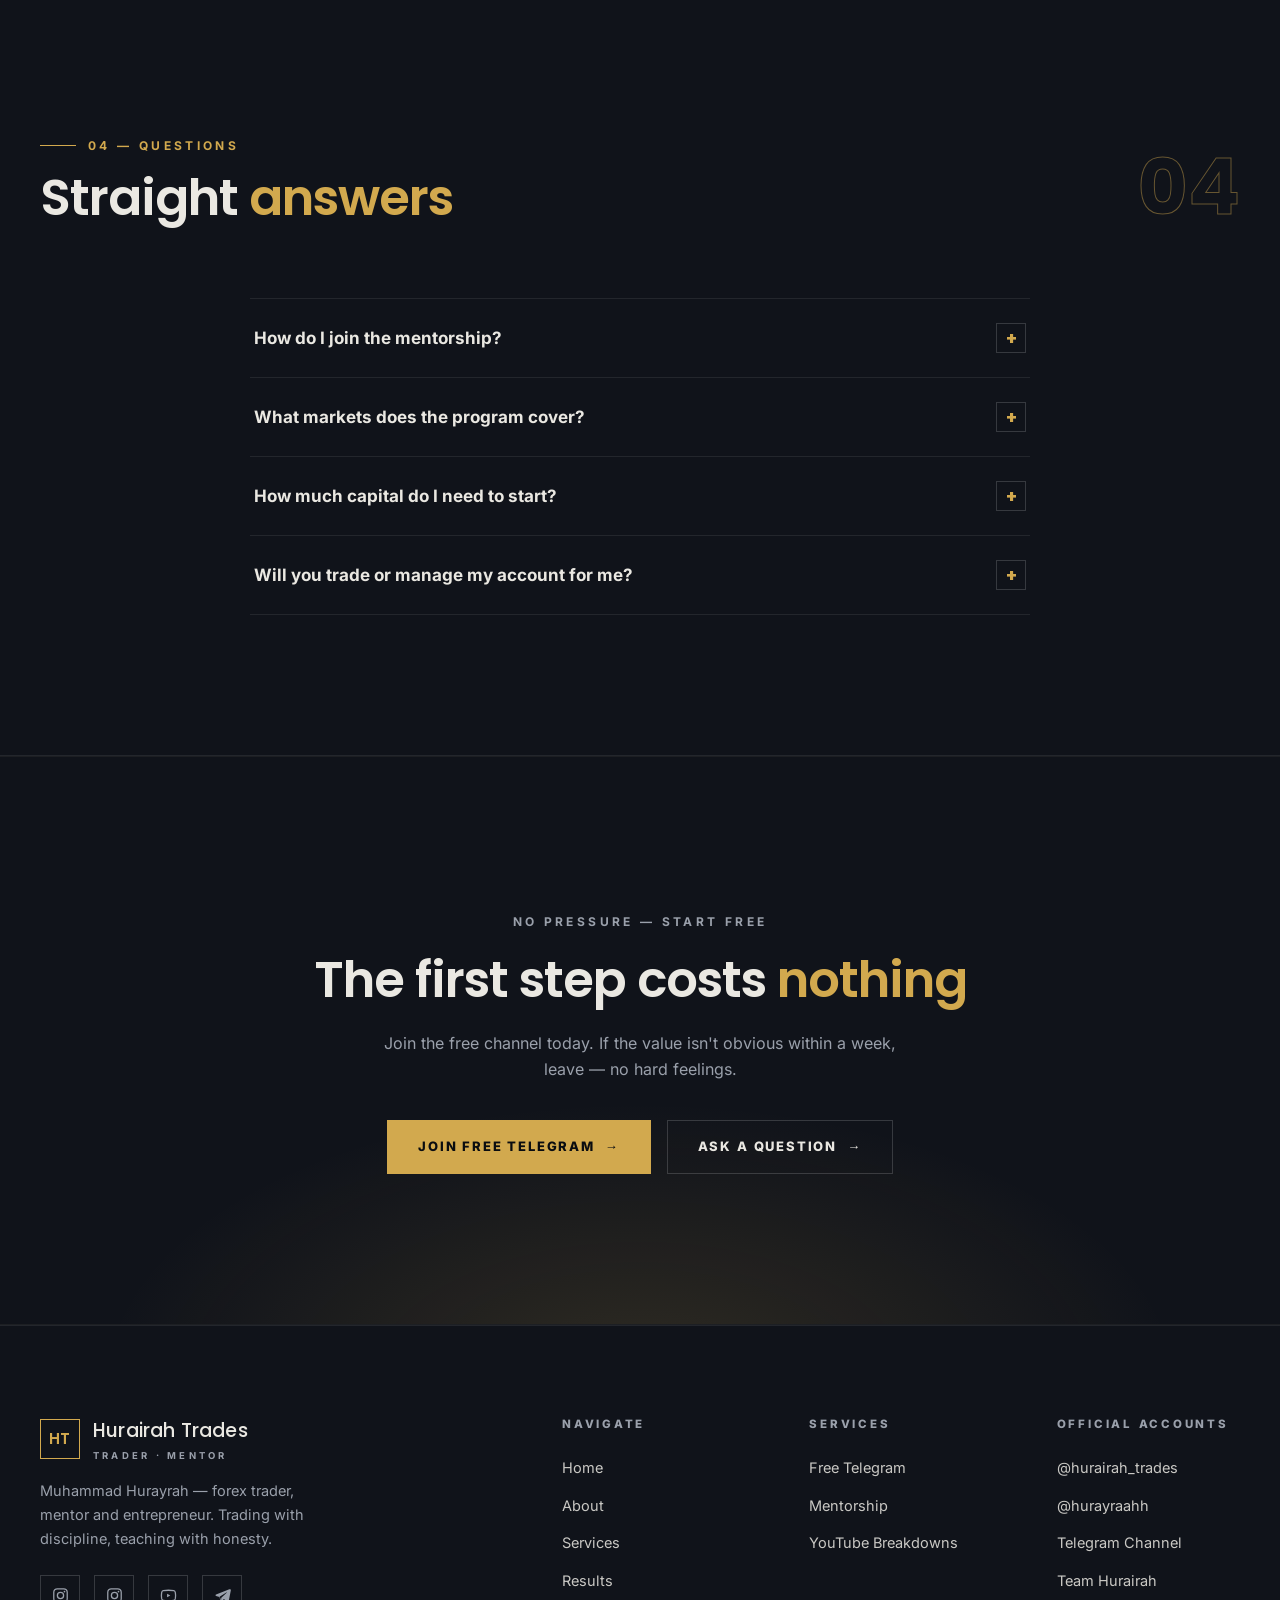
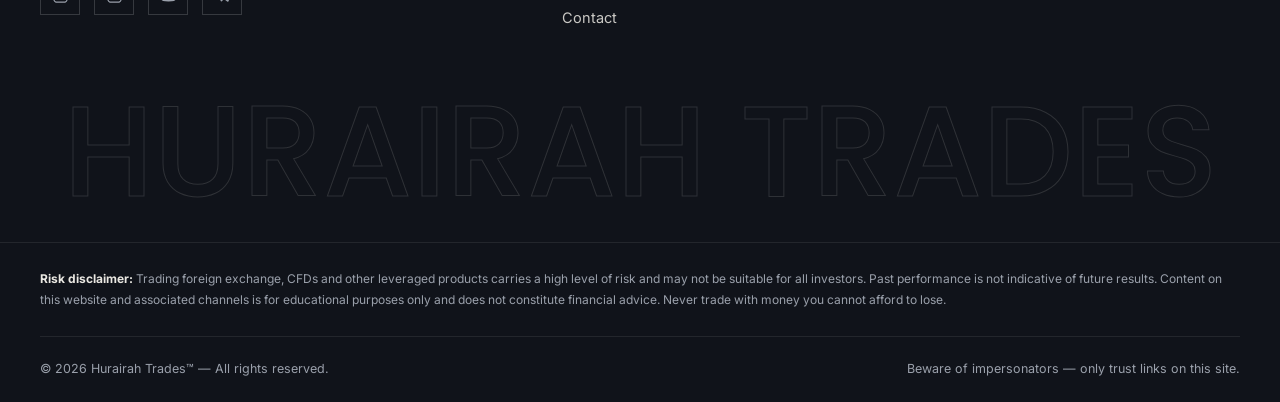
<file: services.html>
<!DOCTYPE html>
<html lang="en">
<head>
  <meta charset="UTF-8">
  <meta name="viewport" content="width=device-width, initial-scale=1.0">
  <title>Services — Telegram, Mentorship &amp; Coaching | Hurairah Trades</title>
  <meta name="description" content="Free Telegram channel, Team Hurairah mentorship and one-to-one coaching. Learn forex trading with structure, risk management and honest education.">
  <link rel="icon" type="image/svg+xml" href="assets/img/favicon.svg">
  <link rel="stylesheet" href="assets/css/fonts.css">
  <link rel="stylesheet" href="assets/css/style.css">
</head>
<body>

  <div class="ticker" aria-hidden="true">
    <div class="ticker-track">
      <span class="ticker-item">XAU/USD <b class="up">▲ 2,341.10</b></span>
      <span class="ticker-item">EUR/USD <b class="down">▼ 1.0842</b></span>
      <span class="ticker-item">GBP/JPY <b class="up">▲ 199.62</b></span>
      <span class="ticker-item">US30 <b class="up">▲ 39,412</b></span>
      <span class="ticker-item">BTC/USD <b class="up">▲ 64,280</b></span>
      <span class="ticker-item">NAS100 <b class="down">▼ 18,236</b></span>
      <span class="ticker-item">GBP/USD <b class="up">▲ 1.2731</b></span>
      <span class="ticker-item">USD/JPY <b class="down">▼ 156.84</b></span>
    </div>
  </div>

  <header class="site-header">
    <div class="container header-inner">
      <a href="index.html" class="brand" aria-label="Hurairah Trades — home">
        <span class="brand-mark">HT</span>
        <span class="brand-name">Hurairah Trades<small>Trader · Mentor</small></span>
      </a>
      <nav class="main-nav" aria-label="Main navigation">
        <a href="index.html">Home</a>
        <a href="about.html">About</a>
        <a href="services.html">Services</a>
        <a href="results.html">Results</a>
        <a href="contact.html">Contact</a>
      </nav>
      <div class="header-cta">
        <a class="btn btn-solid" href="https://t.me/HurairahFreeTelegramChannel" target="_blank" rel="noopener">Join Telegram <span class="arr">→</span></a>
      </div>
      <button class="nav-toggle" aria-label="Toggle menu" aria-expanded="false">
        <span></span><span></span><span></span>
      </button>
    </div>
  </header>

  <main>
    <section class="page-hero">
      <div class="container">
        <nav class="crumbs" aria-label="Breadcrumb"><a href="index.html">Home</a><span class="sep">/</span><span>Services</span></nav>
        <p class="kicker">Work With Me</p>
        <h1>Pick your <span class="accent">path</span></h1>
        <p class="lead">Whether you want to watch, learn or master — there's a lane for you. Start free, no strings attached.</p>
      </div>
    </section>

    <section class="section">
      <div class="container">
        <div class="section-head">
          <div>
            <p class="kicker reveal">01 — How It Works</p>
            <h2 class="reveal">Four steps to the <span class="accent">team</span></h2>
          </div>
          <span class="idx reveal" aria-hidden="true">01</span>
        </div>
        <div class="steps">
          <div class="step reveal"><h3>Join the free channel</h3><p>Get daily outlooks and key levels on Telegram. Zero cost, zero commitment — see the quality first.</p></div>
          <div class="step reveal" data-delay="1"><h3>Follow the breakdowns</h3><p>Watch full chart breakdowns on Instagram and YouTube to understand the reasoning, not just the calls.</p></div>
          <div class="step reveal" data-delay="2"><h3>Apply for mentorship</h3><p>Ready to go deeper? Apply through Team Hurairah on Telegram and get onboarded to the structured program.</p></div>
          <div class="step reveal" data-delay="3"><h3>Trade with structure</h3><p>Learn the system, manage risk like a professional and grow with a team holding you accountable.</p></div>
        </div>
      </div>
    </section>

    <section class="section tinted">
      <div class="container">
        <div class="section-head">
          <div>
            <p class="kicker reveal">02 — The Offers</p>
            <h2 class="reveal">Choose your <span class="accent">level</span></h2>
          </div>
          <span class="idx reveal" aria-hidden="true">02</span>
        </div>
        <div class="cards">
          <article class="card reveal">
            <span class="num">01</span>
            <h3>Free Telegram Channel</h3>
            <p class="price">Free <small>/ forever</small></p>
            <ul>
              <li>Daily market outlooks &amp; key levels</li>
              <li>Live market commentary</li>
              <li>Educational posts &amp; chart studies</li>
              <li>Community announcements first</li>
            </ul>
            <a class="btn btn-ghost" href="https://t.me/HurairahFreeTelegramChannel" target="_blank" rel="noopener">Join the channel <span class="arr">→</span></a>
          </article>
          <article class="card featured reveal" data-delay="1">
            <span class="flag">Most Popular</span>
            <span class="num">02</span>
            <h3>Team Hurairah Mentorship</h3>
            <p class="price">Apply <small>/ via Telegram</small></p>
            <ul>
              <li>Full strategy — entries, exits, management</li>
              <li>Risk management framework</li>
              <li>Trading psychology &amp; routine building</li>
              <li>Trade reviews &amp; feedback</li>
              <li>Private team community</li>
            </ul>
            <a class="btn btn-solid" href="https://t.me/Team_Hurairah" target="_blank" rel="noopener">Apply now <span class="arr">→</span></a>
          </article>
          <article class="card reveal" data-delay="2">
            <span class="num">03</span>
            <h3>Content &amp; Breakdowns</h3>
            <p class="price">Free <small>/ IG &amp; YouTube</small></p>
            <ul>
              <li>Full chart breakdowns on YouTube</li>
              <li>Daily stories &amp; setups on Instagram</li>
              <li>Trading lessons from real trades</li>
              <li>Lifestyle &amp; journey content</li>
            </ul>
            <a class="btn btn-ghost" href="https://www.youtube.com/@hurairah_trades" target="_blank" rel="noopener">Watch now <span class="arr">→</span></a>
          </article>
        </div>
      </div>
    </section>

    <section class="section">
      <div class="container split">
        <div class="photo-frame reveal">
          <img src="assets/img/photos/portrait-alt.jpg" alt="Muhammad Hurayrah — mentor">
          <div class="frame-badge"><b>Team</b><span>Hurairah</span></div>
        </div>
        <div class="split-copy">
          <p class="kicker reveal">03 — Why This Mentorship</p>
          <h2 class="reveal">Taught by someone still <span class="accent">in</span> the game</h2>
          <p class="reveal" data-delay="1">Plenty of courses are sold by people who stopped trading the day they started teaching. This isn't that. Every concept in the program is something used live, in the current market — and you'll see it applied in real time.</p>
          <ul class="checklist reveal" data-delay="2">
            <li>Live application, not recycled theory</li>
            <li>Beginner and advanced tracks</li>
            <li>Accountability inside a private team</li>
            <li>Direct access — ask, get answered</li>
          </ul>
          <a class="btn btn-solid reveal" data-delay="2" href="https://t.me/Team_Hurairah" target="_blank" rel="noopener">Apply for mentorship <span class="arr">→</span></a>
        </div>
      </div>
    </section>

    <section class="section tinted">
      <div class="container">
        <div class="section-head">
          <div>
            <p class="kicker reveal">04 — Questions</p>
            <h2 class="reveal">Straight <span class="accent">answers</span></h2>
          </div>
          <span class="idx reveal" aria-hidden="true">04</span>
        </div>
        <div class="faq reveal">
          <div class="faq-item">
            <button class="faq-q" aria-expanded="false">How do I join the mentorship?<span class="ind">+</span></button>
            <div class="faq-a"><p>Message Team Hurairah on Telegram (t.me/Team_Hurairah). You'll get details on the program structure, onboarding and current availability. Spots are limited to keep the team quality high.</p></div>
          </div>
          <div class="faq-item">
            <button class="faq-q" aria-expanded="false">What markets does the program cover?<span class="ind">+</span></button>
            <div class="faq-a"><p>Primarily gold (XAU/USD) and major forex pairs, with the same price-action framework applying to indices. The methodology matters more than the instrument.</p></div>
          </div>
          <div class="faq-item">
            <button class="faq-q" aria-expanded="false">How much capital do I need to start?<span class="ind">+</span></button>
            <div class="faq-a"><p>Less than you think — and you shouldn't trade live until your process is proven anyway. You'll start on demo, then size up only when the data says you're ready. Never trade money you can't afford to lose.</p></div>
          </div>
          <div class="faq-item">
            <button class="faq-q" aria-expanded="false">Will you trade or manage my account for me?<span class="ind">+</span></button>
            <div class="faq-a"><p>No. Nobody from Hurairah Trades will ever ask for your account login or offer to "flip" your account — anyone who does is an impersonator. The goal here is to make you the trader.</p></div>
          </div>
        </div>
      </div>
    </section>

    <section class="cta-band">
      <div class="container">
        <p class="kicker reveal">No pressure — start free</p>
        <h2 class="reveal">The first step costs <span class="accent">nothing</span></h2>
        <p class="reveal" data-delay="1">Join the free channel today. If the value isn't obvious within a week, leave — no hard feelings.</p>
        <div class="hero-actions reveal" data-delay="2">
          <a class="btn btn-solid" href="https://t.me/HurairahFreeTelegramChannel" target="_blank" rel="noopener">Join Free Telegram <span class="arr">→</span></a>
          <a class="btn btn-ghost" href="contact.html">Ask a question <span class="arr">→</span></a>
        </div>
      </div>
    </section>
  </main>

  <footer class="site-footer">
    <div class="container footer-top">
      <div class="footer-brand">
        <a href="index.html" class="brand">
          <span class="brand-mark">HT</span>
          <span class="brand-name">Hurairah Trades<small>Trader · Mentor</small></span>
        </a>
        <p>Muhammad Hurayrah — forex trader, mentor and entrepreneur. Trading with discipline, teaching with honesty.</p>
        <div class="footer-social">
          <a href="https://www.instagram.com/hurairah_trades" target="_blank" rel="noopener" aria-label="Instagram — hurairah_trades"><svg viewBox="0 0 24 24" fill="none" stroke="currentColor" stroke-width="1.8"><rect x="2.5" y="2.5" width="19" height="19" rx="5"/><circle cx="12" cy="12" r="4.4"/><circle cx="17.6" cy="6.4" r="1.2" fill="currentColor" stroke="none"/></svg></a>
          <a href="https://www.instagram.com/hurayraahh" target="_blank" rel="noopener" aria-label="Instagram — hurayraahh"><svg viewBox="0 0 24 24" fill="none" stroke="currentColor" stroke-width="1.8"><rect x="2.5" y="2.5" width="19" height="19" rx="5"/><circle cx="12" cy="12" r="4.4"/><circle cx="17.6" cy="6.4" r="1.2" fill="currentColor" stroke="none"/></svg></a>
          <a href="https://www.youtube.com/@hurairah_trades" target="_blank" rel="noopener" aria-label="YouTube"><svg viewBox="0 0 24 24" fill="none" stroke="currentColor" stroke-width="1.8"><path d="M21.5 7.2a3 3 0 0 0-2.1-2.1C17.5 4.6 12 4.6 12 4.6s-5.5 0-7.4.5A3 3 0 0 0 2.5 7.2 31 31 0 0 0 2 12a31 31 0 0 0 .5 4.8 3 3 0 0 0 2.1 2.1c1.9.5 7.4.5 7.4.5s5.5 0 7.4-.5a3 3 0 0 0 2.1-2.1A31 31 0 0 0 22 12a31 31 0 0 0-.5-4.8Z"/><path d="M10 9.4v5.2l4.6-2.6L10 9.4Z" fill="currentColor" stroke="none"/></svg></a>
          <a href="https://t.me/HurairahFreeTelegramChannel" target="_blank" rel="noopener" aria-label="Telegram"><svg viewBox="0 0 24 24" fill="none"><path d="M21.7 3.3 2.9 10.6c-1 .4-1 1.8.1 2.1l4.6 1.4 1.7 5.4c.3 1 1.6 1.2 2.2.4l2.4-2.9 4.7 3.5c.8.6 2 .1 2.2-.9l3-14.9c.2-1.1-.9-2-2.1-1.4ZM7.9 13.7l9.5-6.1c.4-.3.9.3.5.6l-7.6 7-.3 3-2.1-4.5Z" fill="currentColor"/></svg></a>
        </div>
      </div>
      <div class="footer-col">
        <h4>Navigate</h4>
        <ul>
          <li><a href="index.html">Home</a></li>
          <li><a href="about.html">About</a></li>
          <li><a href="services.html">Services</a></li>
          <li><a href="results.html">Results</a></li>
          <li><a href="contact.html">Contact</a></li>
        </ul>
      </div>
      <div class="footer-col">
        <h4>Services</h4>
        <ul>
          <li><a href="https://t.me/HurairahFreeTelegramChannel" target="_blank" rel="noopener">Free Telegram</a></li>
          <li><a href="https://t.me/Team_Hurairah" target="_blank" rel="noopener">Mentorship</a></li>
          <li><a href="https://www.youtube.com/@hurairah_trades" target="_blank" rel="noopener">YouTube Breakdowns</a></li>
        </ul>
      </div>
      <div class="footer-col">
        <h4>Official Accounts</h4>
        <ul>
          <li><a href="https://www.instagram.com/hurairah_trades" target="_blank" rel="noopener">@hurairah_trades</a></li>
          <li><a href="https://www.instagram.com/hurayraahh" target="_blank" rel="noopener">@hurayraahh</a></li>
          <li><a href="https://t.me/HurairahFreeTelegramChannel" target="_blank" rel="noopener">Telegram Channel</a></li>
          <li><a href="https://t.me/Team_Hurairah" target="_blank" rel="noopener">Team Hurairah</a></li>
        </ul>
      </div>
    </div>
    <div class="footer-word" aria-hidden="true">HURAIRAH&nbsp;TRADES</div>
    <div class="disclaimer">
      <div class="container">
        <strong>Risk disclaimer:</strong> Trading foreign exchange, CFDs and other leveraged products carries a high level of risk and may not be suitable for all investors. Past performance is not indicative of future results. Content on this website and associated channels is for educational purposes only and does not constitute financial advice. Never trade with money you cannot afford to lose.
      </div>
    </div>
    <div class="footer-bottom container">
      <span>© <span data-year>2026</span> Hurairah Trades™ — All rights reserved.</span>
      <span>Beware of impersonators — only trust links on this site.</span>
    </div>
  </footer>

  <script src="assets/js/main.js"></script>
</body>
</html>
</file>
<file: assets/css/fonts.css>
/* Self-hosted fonts: Poppins (display) + Inter (body) — latin subset */

@font-face {
  font-family: 'Inter';
  font-style: normal;
  font-weight: 400;
  font-display: swap;
  src: url('../fonts/inter-400.woff2') format('woff2');
  unicode-range: U+0000-00FF, U+0131, U+0152-0153, U+02BB-02BC, U+02C6, U+02DA, U+02DC, U+0304, U+0308, U+0329, U+2000-206F, U+20AC, U+2122, U+2191, U+2193, U+2212, U+2215, U+FEFF, U+FFFD;
}

@font-face {
  font-family: 'Inter';
  font-style: normal;
  font-weight: 500;
  font-display: swap;
  src: url('../fonts/inter-500.woff2') format('woff2');
  unicode-range: U+0000-00FF, U+0131, U+0152-0153, U+02BB-02BC, U+02C6, U+02DA, U+02DC, U+0304, U+0308, U+0329, U+2000-206F, U+20AC, U+2122, U+2191, U+2193, U+2212, U+2215, U+FEFF, U+FFFD;
}

@font-face {
  font-family: 'Inter';
  font-style: normal;
  font-weight: 600;
  font-display: swap;
  src: url('../fonts/inter-600.woff2') format('woff2');
  unicode-range: U+0000-00FF, U+0131, U+0152-0153, U+02BB-02BC, U+02C6, U+02DA, U+02DC, U+0304, U+0308, U+0329, U+2000-206F, U+20AC, U+2122, U+2191, U+2193, U+2212, U+2215, U+FEFF, U+FFFD;
}

@font-face {
  font-family: 'Inter';
  font-style: normal;
  font-weight: 700;
  font-display: swap;
  src: url('../fonts/inter-700.woff2') format('woff2');
  unicode-range: U+0000-00FF, U+0131, U+0152-0153, U+02BB-02BC, U+02C6, U+02DA, U+02DC, U+0304, U+0308, U+0329, U+2000-206F, U+20AC, U+2122, U+2191, U+2193, U+2212, U+2215, U+FEFF, U+FFFD;
}

@font-face {
  font-family: 'Inter';
  font-style: normal;
  font-weight: 800;
  font-display: swap;
  src: url('../fonts/inter-800.woff2') format('woff2');
  unicode-range: U+0000-00FF, U+0131, U+0152-0153, U+02BB-02BC, U+02C6, U+02DA, U+02DC, U+0304, U+0308, U+0329, U+2000-206F, U+20AC, U+2122, U+2191, U+2193, U+2212, U+2215, U+FEFF, U+FFFD;
}

@font-face {
  font-family: 'Poppins';
  font-style: normal;
  font-weight: 500;
  font-display: swap;
  src: url('../fonts/poppins-500.woff2') format('woff2');
  unicode-range: U+0000-00FF, U+0131, U+0152-0153, U+02BB-02BC, U+02C6, U+02DA, U+02DC, U+0304, U+0308, U+0329, U+2000-206F, U+20AC, U+2122, U+2191, U+2193, U+2212, U+2215, U+FEFF, U+FFFD;
}

@font-face {
  font-family: 'Poppins';
  font-style: normal;
  font-weight: 600;
  font-display: swap;
  src: url('../fonts/poppins-600.woff2') format('woff2');
  unicode-range: U+0000-00FF, U+0131, U+0152-0153, U+02BB-02BC, U+02C6, U+02DA, U+02DC, U+0304, U+0308, U+0329, U+2000-206F, U+20AC, U+2122, U+2191, U+2193, U+2212, U+2215, U+FEFF, U+FFFD;
}

@font-face {
  font-family: 'Poppins';
  font-style: normal;
  font-weight: 700;
  font-display: swap;
  src: url('../fonts/poppins-700.woff2') format('woff2');
  unicode-range: U+0000-00FF, U+0131, U+0152-0153, U+02BB-02BC, U+02C6, U+02DA, U+02DC, U+0304, U+0308, U+0329, U+2000-206F, U+20AC, U+2122, U+2191, U+2193, U+2212, U+2215, U+FEFF, U+FFFD;
}
</file>
<file: assets/css/style.css>
/* ============================================================
   HURAIRAH TRADES — style.css
   Premium dark theme · Poppins + Inter · champagne gold
   ============================================================ */

:root {
  --ink: #0a0c10;
  --ink-2: #10131a;
  --ink-3: #161a23;
  --line: rgba(255, 255, 255, 0.08);
  --line-strong: rgba(255, 255, 255, 0.16);
  --text: #eae8e2;
  --muted: #9aa0ab;
  --gold: #d2a94e;
  --gold-bright: #e6c06f;
  --gold-soft: rgba(210, 169, 78, 0.12);
  --green: #37b384;
  --red: #c95c5c;
  --font-display: "Poppins", -apple-system, BlinkMacSystemFont, "Segoe UI", sans-serif;
  --font-body: "Inter", -apple-system, BlinkMacSystemFont, "Segoe UI", sans-serif;
  --ease: cubic-bezier(0.22, 1, 0.36, 1);
  --container: 1200px;
}

/* ---------- Reset ---------- */
*, *::before, *::after { box-sizing: border-box; margin: 0; padding: 0; }
html { scroll-behavior: smooth; }
body {
  font-family: var(--font-body);
  background: var(--ink);
  color: var(--text);
  line-height: 1.65;
  font-size: 16px;
  -webkit-font-smoothing: antialiased;
  overflow-x: hidden;
}
img { display: block; max-width: 100%; }
a { color: inherit; text-decoration: none; }
ul { list-style: none; }
button { font: inherit; color: inherit; background: none; border: none; cursor: pointer; }

::selection { background: var(--gold); color: var(--ink); }

/* film grain overlay */
body::after {
  content: "";
  position: fixed;
  inset: 0;
  pointer-events: none;
  z-index: 9999;
  opacity: 0.05;
  background-image: url("data:image/svg+xml,%3Csvg xmlns='http://www.w3.org/2000/svg' width='140' height='140'%3E%3Cfilter id='n'%3E%3CfeTurbulence type='fractalNoise' baseFrequency='0.9' numOctaves='2'/%3E%3C/filter%3E%3Crect width='140' height='140' filter='url(%23n)' opacity='0.55'/%3E%3C/svg%3E");
}

.container {
  width: min(var(--container), calc(100% - 48px));
  margin-inline: auto;
}

/* ---------- Type helpers ---------- */
.kicker {
  display: inline-flex;
  align-items: center;
  gap: 12px;
  font-size: 12px;
  font-weight: 700;
  letter-spacing: 0.28em;
  text-transform: uppercase;
  color: var(--gold);
}
.kicker::before {
  content: "";
  width: 36px;
  height: 1px;
  background: var(--gold);
}
h1, h2, h3 { font-family: var(--font-display); font-weight: 600; line-height: 1.12; }
h1 { font-size: clamp(40px, 6.4vw, 84px); letter-spacing: -0.025em; }
h2 { font-size: clamp(30px, 4.2vw, 50px); letter-spacing: -0.02em; }
h3 { font-size: clamp(19px, 2.2vw, 24px); letter-spacing: -0.01em; }
.accent { color: var(--gold); }
.lead { font-size: clamp(16px, 1.6vw, 19px); color: var(--muted); max-width: 56ch; }

/* section scaffolding */
.section { padding: clamp(80px, 11vw, 140px) 0; position: relative; }
.section.tinted { background: var(--ink-2); border-block: 1px solid var(--line); }
.section-head {
  display: flex;
  align-items: flex-end;
  justify-content: space-between;
  gap: 32px;
  margin-bottom: clamp(40px, 6vw, 72px);
}
.section-head .idx {
  font-family: var(--font-display);
  font-weight: 700;
  font-size: clamp(48px, 6vw, 80px);
  color: transparent;
  -webkit-text-stroke: 1px rgba(210, 169, 78, 0.45);
  line-height: 1;
  flex-shrink: 0;
}
.section-head h2 { margin-top: 14px; max-width: 16ch; }

/* ---------- Buttons ---------- */
.btn {
  display: inline-flex;
  align-items: center;
  gap: 10px;
  padding: 15px 30px;
  font-size: 13px;
  font-weight: 800;
  letter-spacing: 0.14em;
  text-transform: uppercase;
  border: 1px solid var(--gold);
  transition: all 0.35s var(--ease);
  position: relative;
  white-space: nowrap;
}
.btn .arr { transition: transform 0.35s var(--ease); }
.btn:hover .arr { transform: translateX(5px); }
.btn-solid { background: var(--gold); color: var(--ink); }
.btn-solid:hover { background: var(--gold-bright); border-color: var(--gold-bright); box-shadow: 0 8px 32px rgba(210, 169, 78, 0.25); }
.btn-ghost { color: var(--text); border-color: var(--line-strong); }
.btn-ghost:hover { border-color: var(--gold); color: var(--gold); }

/* ---------- Ticker bar ---------- */
.ticker {
  border-bottom: 1px solid var(--line);
  background: var(--ink-2);
  overflow: hidden;
  height: 38px;
  display: flex;
  align-items: center;
  position: relative;
  z-index: 60;
}
.ticker-track {
  display: flex;
  gap: 48px;
  white-space: nowrap;
  animation: ticker 36s linear infinite;
  padding-left: 24px;
}
.ticker:hover .ticker-track { animation-play-state: paused; }
.ticker-item {
  font-size: 11.5px;
  font-weight: 700;
  letter-spacing: 0.16em;
  text-transform: uppercase;
  color: var(--muted);
  display: inline-flex;
  gap: 9px;
  align-items: center;
}
.ticker-item .up { color: var(--green); }
.ticker-item .down { color: var(--red); }
@keyframes ticker {
  from { transform: translateX(0); }
  to { transform: translateX(-50%); }
}

/* ---------- Header ---------- */
.site-header {
  position: sticky;
  top: 0;
  z-index: 100;
  background: rgba(10, 12, 16, 0.72);
  backdrop-filter: blur(14px);
  -webkit-backdrop-filter: blur(14px);
  border-bottom: 1px solid var(--line);
  transition: box-shadow 0.3s;
}
.site-header.scrolled { box-shadow: 0 12px 40px rgba(0, 0, 0, 0.45); }
.header-inner {
  display: flex;
  align-items: center;
  justify-content: space-between;
  height: 76px;
  gap: 24px;
}
.brand { display: flex; align-items: center; gap: 13px; }
.brand-mark {
  width: 40px;
  height: 40px;
  border: 1.5px solid var(--gold);
  display: grid;
  place-items: center;
  font-family: var(--font-display);
  font-weight: 600;
  font-size: 15px;
  color: var(--gold);
  letter-spacing: 0.02em;
  flex-shrink: 0;
}
.brand-name {
  font-family: var(--font-display);
  font-size: 19px;
  letter-spacing: 0.01em;
}
.brand-name small {
  display: block;
  font-family: var(--font-body);
  font-size: 9.5px;
  font-weight: 700;
  letter-spacing: 0.34em;
  text-transform: uppercase;
  color: var(--muted);
  margin-top: 1px;
}
.main-nav { display: flex; align-items: center; gap: 34px; }
.main-nav a {
  font-size: 12.5px;
  font-weight: 700;
  letter-spacing: 0.13em;
  text-transform: uppercase;
  color: var(--muted);
  padding: 6px 0;
  position: relative;
  transition: color 0.25s;
}
.main-nav a::after {
  content: "";
  position: absolute;
  left: 0;
  bottom: 0;
  width: 100%;
  height: 1px;
  background: var(--gold);
  transform: scaleX(0);
  transform-origin: right;
  transition: transform 0.35s var(--ease);
}
.main-nav a:hover, .main-nav a.active { color: var(--text); }
.main-nav a:hover::after, .main-nav a.active::after { transform: scaleX(1); transform-origin: left; }
.header-cta { flex-shrink: 0; }
.header-cta .btn { padding: 11px 22px; font-size: 11.5px; }

/* burger */
.nav-toggle { display: none; width: 44px; height: 44px; position: relative; z-index: 130; }
.nav-toggle span {
  display: block;
  width: 24px;
  height: 2px;
  background: var(--text);
  margin: 5px auto;
  transition: 0.35s var(--ease);
}
.nav-toggle.open span:nth-child(1) { transform: translateY(7px) rotate(45deg); }
.nav-toggle.open span:nth-child(2) { opacity: 0; }
.nav-toggle.open span:nth-child(3) { transform: translateY(-7px) rotate(-45deg); }

/* ---------- Hero (home) ---------- */
.hero {
  position: relative;
  min-height: calc(100svh - 114px);
  display: flex;
  align-items: center;
  isolation: isolate;
  overflow: hidden;
}
.hero-bg {
  position: absolute;
  inset: 0;
  z-index: -2;
  background-image: url("../img/photos/hero.jpg");
  background-size: cover;
  background-position: center;
  animation: heroIn 2.2s var(--ease) both;
}
@keyframes heroIn {
  from { transform: scale(1.07); filter: brightness(0.6); }
  to { transform: scale(1); filter: brightness(1); }
}
.hero::before {
  content: "";
  position: absolute;
  inset: 0;
  z-index: -1;
  background:
    linear-gradient(90deg, rgba(10, 12, 16, 0.92) 0%, rgba(10, 12, 16, 0.62) 48%, rgba(10, 12, 16, 0.25) 100%),
    linear-gradient(0deg, var(--ink) 0%, transparent 32%);
}
.hero-inner { padding: clamp(64px, 9vw, 110px) 0; }
.hero .kicker { margin-bottom: 24px; }
.hero h1 { max-width: 13ch; margin-bottom: 26px; }
.hero .lead { margin-bottom: 40px; }
.hero-actions { display: flex; gap: 16px; flex-wrap: wrap; }
.hero-quote {
  margin-top: clamp(40px, 6vw, 64px);
  padding-left: 20px;
  border-left: 1px solid var(--gold);
  max-width: 46ch;
  font-family: var(--font-display);
  font-style: italic;
  font-size: 17px;
  color: var(--muted);
}

/* social rail */
.social-rail {
  position: absolute;
  right: 34px;
  bottom: 40px;
  display: flex;
  flex-direction: column;
  gap: 18px;
  align-items: center;
  z-index: 5;
}
.social-rail::before {
  content: "";
  width: 1px;
  height: 56px;
  background: var(--line-strong);
}
.social-rail a { color: var(--muted); transition: color 0.25s, transform 0.25s; }
.social-rail a:hover { color: var(--gold); transform: translateY(-3px); }
.social-rail svg { width: 18px; height: 18px; }

/* hero stats strip */
.stats-strip { border-block: 1px solid var(--line); background: var(--ink-2); }
.stats-grid { display: grid; grid-template-columns: repeat(4, 1fr); }
.stat {
  padding: 34px 28px;
  border-right: 1px solid var(--line);
  display: flex;
  flex-direction: column;
  gap: 4px;
}
.stat:last-child { border-right: 0; }
.stat b {
  font-family: var(--font-display);
  font-weight: 500;
  font-size: clamp(28px, 3.4vw, 42px);
  color: var(--text);
  line-height: 1.1;
}
.stat b .plus { color: var(--gold); }
.stat span {
  font-size: 11px;
  font-weight: 700;
  letter-spacing: 0.22em;
  text-transform: uppercase;
  color: var(--muted);
}

/* ---------- About preview / split layouts ---------- */
.split {
  display: grid;
  grid-template-columns: minmax(0, 5fr) minmax(0, 6fr);
  gap: clamp(40px, 6vw, 88px);
  align-items: center;
}
.split.reverse { grid-template-columns: minmax(0, 6fr) minmax(0, 5fr); }

.photo-frame { position: relative; }
.photo-frame::before {
  content: "";
  position: absolute;
  inset: 22px -22px -22px 22px;
  border: 1px solid rgba(210, 169, 78, 0.4);
  z-index: 0;
  transition: inset 0.5s var(--ease);
}
.photo-frame:hover::before { inset: 14px -14px -14px 14px; }
.photo-frame img {
  position: relative;
  z-index: 1;
  width: 100%;
  aspect-ratio: 4 / 5;
  object-fit: cover;
  filter: saturate(0.92) contrast(1.04);
}
.photo-frame.landscape img { aspect-ratio: 3 / 2; }
.frame-badge {
  position: absolute;
  z-index: 2;
  left: -18px;
  bottom: 34px;
  background: var(--ink);
  border: 1px solid var(--gold);
  padding: 16px 22px;
  display: flex;
  flex-direction: column;
  gap: 2px;
}
.frame-badge b { font-family: var(--font-display); font-size: 26px; font-weight: 500; color: var(--gold); line-height: 1; }
.frame-badge span { font-size: 10px; font-weight: 700; letter-spacing: 0.22em; text-transform: uppercase; color: var(--muted); }

.split-copy .kicker { margin-bottom: 18px; }
.split-copy h2 { margin-bottom: 22px; }
.split-copy p { color: var(--muted); margin-bottom: 18px; max-width: 54ch; }
.split-copy .btn { margin-top: 14px; }

.checklist { margin: 26px 0 10px; display: grid; gap: 13px; }
.checklist li { display: flex; gap: 14px; align-items: flex-start; color: var(--text); font-weight: 600; font-size: 15px; }
.checklist li::before {
  content: "";
  flex-shrink: 0;
  width: 7px;
  height: 7px;
  background: var(--gold);
  transform: rotate(45deg);
  margin-top: 8px;
}

/* ---------- Services cards ---------- */
.cards { display: grid; grid-template-columns: repeat(3, 1fr); gap: 1px; background: var(--line); border: 1px solid var(--line); }
.card {
  background: var(--ink);
  padding: clamp(30px, 3.4vw, 46px);
  position: relative;
  display: flex;
  flex-direction: column;
  gap: 18px;
  transition: background 0.4s;
  overflow: hidden;
}
.card::before {
  content: "";
  position: absolute;
  top: 0;
  left: 0;
  width: 100%;
  height: 2px;
  background: var(--gold);
  transform: scaleX(0);
  transform-origin: left;
  transition: transform 0.5s var(--ease);
}
.card:hover { background: var(--ink-3); }
.card:hover::before { transform: scaleX(1); }
.card .num {
  font-family: var(--font-display);
  font-weight: 700;
  font-size: 42px;
  color: transparent;
  -webkit-text-stroke: 1px rgba(210, 169, 78, 0.5);
  line-height: 1;
}
.card h3 { margin-top: 4px; }
.card p { color: var(--muted); font-size: 15px; flex-grow: 1; }
.card .card-link {
  font-size: 12px;
  font-weight: 800;
  letter-spacing: 0.16em;
  text-transform: uppercase;
  color: var(--gold);
  display: inline-flex;
  gap: 8px;
  align-items: center;
}
.card .card-link .arr { transition: transform 0.3s var(--ease); }
.card:hover .card-link .arr { transform: translateX(5px); }
.card ul { display: grid; gap: 9px; }
.card ul li { color: var(--muted); font-size: 14.5px; display: flex; gap: 10px; }
.card ul li::before { content: "—"; color: var(--gold); }
.card .price { font-family: var(--font-display); font-size: 30px; color: var(--text); }
.card .price small { font-family: var(--font-body); font-size: 12px; color: var(--muted); letter-spacing: 0.1em; }
.card.featured { outline: 1px solid var(--gold); outline-offset: -1px; }
.card .flag {
  position: absolute;
  top: 18px;
  right: -34px;
  background: var(--gold);
  color: var(--ink);
  font-size: 10px;
  font-weight: 800;
  letter-spacing: 0.18em;
  text-transform: uppercase;
  padding: 5px 40px;
  transform: rotate(45deg);
}

/* ---------- Word marquee band ---------- */
.word-band {
  border-block: 1px solid var(--line);
  padding: 26px 0;
  overflow: hidden;
  background: var(--ink-2);
}
.word-track {
  display: flex;
  gap: 56px;
  white-space: nowrap;
  animation: ticker 30s linear infinite;
}
.word-track span {
  font-family: var(--font-display);
  font-weight: 600;
  font-size: clamp(24px, 3vw, 38px);
  color: transparent;
  -webkit-text-stroke: 1px rgba(234, 232, 226, 0.35);
  display: inline-flex;
  align-items: center;
  gap: 56px;
}
.word-track span::after { content: "✦"; -webkit-text-stroke: 0; color: var(--gold); font-size: 0.5em; }

/* ---------- Results gallery ---------- */
.gallery { display: grid; grid-template-columns: repeat(3, 1fr); gap: 22px; }
.shot {
  position: relative;
  overflow: hidden;
  border: 1px solid var(--line);
  aspect-ratio: 4 / 5;
}
.shot img {
  width: 100%;
  height: 100%;
  object-fit: cover;
  transition: transform 0.7s var(--ease), filter 0.7s;
  filter: saturate(0.92);
}
.shot:hover img { transform: scale(1.05); filter: saturate(1.05); }
.shot figcaption {
  position: absolute;
  left: 0;
  right: 0;
  bottom: 0;
  padding: 44px 20px 16px;
  background: linear-gradient(0deg, rgba(10, 12, 16, 0.92), transparent);
  font-size: 12px;
  font-weight: 700;
  letter-spacing: 0.16em;
  text-transform: uppercase;
  color: var(--text);
  display: flex;
  justify-content: space-between;
  align-items: baseline;
}
.shot figcaption em { font-family: var(--font-display); color: var(--gold); font-size: 14px; }

/* ---------- Testimonials ---------- */
.quotes { display: grid; grid-template-columns: repeat(3, 1fr); gap: 22px; }
.quote-card {
  border: 1px solid var(--line);
  background: var(--ink);
  padding: 34px 30px;
  display: flex;
  flex-direction: column;
  gap: 18px;
  transition: border-color 0.35s, transform 0.35s var(--ease);
}
.quote-card:hover { border-color: rgba(210, 169, 78, 0.5); transform: translateY(-4px); }
.quote-card .qmark { font-family: var(--font-display); font-size: 54px; line-height: 0.6; color: var(--gold); }
.quote-card p { color: var(--text); font-size: 15.5px; flex-grow: 1; }
.quote-card footer { display: flex; flex-direction: column; gap: 2px; }
.quote-card footer b { font-size: 14px; }
.quote-card footer span { font-size: 12px; color: var(--muted); letter-spacing: 0.08em; text-transform: uppercase; }
.quote-card .stars { color: var(--gold); font-size: 13px; letter-spacing: 3px; }

/* ---------- FAQ ---------- */
.faq { max-width: 780px; margin-inline: auto; border-top: 1px solid var(--line); }
.faq-item { border-bottom: 1px solid var(--line); }
.faq-q {
  width: 100%;
  display: flex;
  justify-content: space-between;
  align-items: center;
  gap: 24px;
  padding: 24px 4px;
  text-align: left;
  font-size: 17px;
  font-weight: 700;
  transition: color 0.25s;
}
.faq-q:hover { color: var(--gold); }
.faq-q .ind {
  flex-shrink: 0;
  width: 30px;
  height: 30px;
  border: 1px solid var(--line-strong);
  display: grid;
  place-items: center;
  font-family: var(--font-display);
  font-size: 18px;
  color: var(--gold);
  transition: transform 0.4s var(--ease), background 0.3s;
}
.faq-item.open .ind { transform: rotate(45deg); background: var(--gold-soft); }
.faq-a {
  max-height: 0;
  overflow: hidden;
  transition: max-height 0.5s var(--ease);
}
.faq-a p { color: var(--muted); padding: 0 4px 26px; max-width: 64ch; }

/* ---------- CTA band ---------- */
.cta-band {
  position: relative;
  text-align: center;
  padding: clamp(90px, 12vw, 150px) 0;
  isolation: isolate;
  overflow: hidden;
  border-block: 1px solid var(--line);
}
.cta-band::before {
  content: "";
  position: absolute;
  inset: 0;
  z-index: -1;
  background:
    radial-gradient(ellipse 60% 70% at 50% 110%, rgba(210, 169, 78, 0.16), transparent 70%),
    var(--ink-2);
}
.cta-band .kicker { margin-bottom: 20px; }
.cta-band .kicker::before { display: none; }
.cta-band h2 { max-width: 20ch; margin: 0 auto 22px; }
.cta-band p { color: var(--muted); max-width: 52ch; margin: 0 auto 38px; }
.cta-band .hero-actions { justify-content: center; }

/* ---------- Page hero (inner pages) ---------- */
.page-hero {
  padding: clamp(70px, 9vw, 120px) 0 clamp(50px, 6vw, 80px);
  border-bottom: 1px solid var(--line);
  position: relative;
  overflow: hidden;
}
.page-hero::before {
  content: "";
  position: absolute;
  inset: 0;
  background: radial-gradient(ellipse 55% 90% at 85% 0%, rgba(210, 169, 78, 0.08), transparent 65%);
  pointer-events: none;
}
.page-hero .kicker { margin-bottom: 20px; }
.page-hero h1 { font-size: clamp(40px, 6vw, 76px); max-width: 15ch; }
.page-hero .lead { margin-top: 22px; }
.crumbs {
  display: flex;
  gap: 10px;
  font-size: 11.5px;
  font-weight: 700;
  letter-spacing: 0.18em;
  text-transform: uppercase;
  color: var(--muted);
  margin-bottom: 30px;
}
.crumbs a:hover { color: var(--gold); }
.crumbs .sep { color: var(--gold); }

/* ---------- Timeline (about) ---------- */
.timeline { position: relative; max-width: 820px; margin-inline: auto; padding-left: 36px; }
.timeline::before { content: ""; position: absolute; left: 8px; top: 6px; bottom: 6px; width: 1px; background: var(--line-strong); }
.tl-item { position: relative; padding-bottom: 44px; }
.tl-item:last-child { padding-bottom: 0; }
.tl-item::before {
  content: "";
  position: absolute;
  left: -32.5px;
  top: 7px;
  width: 9px;
  height: 9px;
  background: var(--ink);
  border: 2px solid var(--gold);
  transform: rotate(45deg);
}
.tl-item .tl-year {
  font-family: var(--font-display);
  font-weight: 600;
  color: var(--gold);
  font-size: 18px;
}
.tl-item h3 { margin: 6px 0 8px; }
.tl-item p { color: var(--muted); max-width: 60ch; }

/* ---------- Principles grid ---------- */
.principles { display: grid; grid-template-columns: repeat(2, 1fr); gap: 1px; background: var(--line); border: 1px solid var(--line); }
.principle { background: var(--ink); padding: 36px 34px; transition: background 0.35s; }
.principle:hover { background: var(--ink-3); }
.principle b { font-family: var(--font-display); font-size: 20px; font-weight: 500; display: block; margin-bottom: 10px; }
.principle b::before { content: "✦ "; color: var(--gold); font-size: 14px; }
.principle p { color: var(--muted); font-size: 14.5px; }

/* ---------- Steps (how it works) ---------- */
.steps { display: grid; grid-template-columns: repeat(4, 1fr); gap: 22px; counter-reset: step; }
.step { position: relative; padding-top: 22px; }
.step::before {
  counter-increment: step;
  content: "0" counter(step);
  font-family: var(--font-display);
  font-weight: 700;
  font-size: 52px;
  color: transparent;
  -webkit-text-stroke: 1px rgba(210, 169, 78, 0.5);
  line-height: 1;
  display: block;
  margin-bottom: 16px;
}
.step::after {
  content: "";
  position: absolute;
  top: 0;
  left: 0;
  width: 44px;
  height: 2px;
  background: var(--gold);
}
.step h3 { font-size: 19px; margin-bottom: 8px; }
.step p { color: var(--muted); font-size: 14.5px; }

/* ---------- Contact ---------- */
.contact-grid { display: grid; grid-template-columns: minmax(0, 5fr) minmax(0, 6fr); gap: clamp(40px, 6vw, 80px); align-items: start; }
.channel-list { display: grid; gap: 14px; }
.channel {
  display: flex;
  align-items: center;
  gap: 18px;
  border: 1px solid var(--line);
  padding: 20px 22px;
  transition: border-color 0.3s, background 0.3s, transform 0.3s var(--ease);
}
.channel:hover { border-color: rgba(210, 169, 78, 0.55); background: var(--ink-3); transform: translateX(6px); }
.channel .ch-icon {
  flex-shrink: 0;
  width: 46px;
  height: 46px;
  border: 1px solid var(--line-strong);
  display: grid;
  place-items: center;
  color: var(--gold);
}
.channel .ch-icon svg { width: 20px; height: 20px; }
.channel .ch-body { flex-grow: 1; min-width: 0; }
.channel .ch-body b { display: block; font-size: 15px; }
.channel .ch-body span { font-size: 12.5px; color: var(--muted); overflow-wrap: anywhere; }
.channel .arr { color: var(--gold); flex-shrink: 0; transition: transform 0.3s var(--ease); }
.channel:hover .arr { transform: translateX(4px); }

.form-panel { border: 1px solid var(--line); background: var(--ink-2); padding: clamp(28px, 3.6vw, 44px); }
.form-grid { display: grid; grid-template-columns: 1fr 1fr; gap: 18px; }
.field { display: flex; flex-direction: column; gap: 8px; }
.field.full { grid-column: 1 / -1; }
.field label { font-size: 11px; font-weight: 800; letter-spacing: 0.2em; text-transform: uppercase; color: var(--muted); }
.field input, .field select, .field textarea {
  background: var(--ink);
  border: 1px solid var(--line-strong);
  color: var(--text);
  padding: 14px 16px;
  font: inherit;
  font-size: 15px;
  transition: border-color 0.25s;
  border-radius: 0;
  width: 100%;
}
.field textarea { min-height: 130px; resize: vertical; }
.field input:focus, .field select:focus, .field textarea:focus { outline: none; border-color: var(--gold); }
.form-panel .btn { margin-top: 22px; width: 100%; justify-content: center; }
.form-note { font-size: 12.5px; color: var(--muted); margin-top: 14px; text-align: center; }

/* ---------- Footer ---------- */
.site-footer { border-top: 1px solid var(--line); background: var(--ink-2); }
.footer-top {
  display: grid;
  grid-template-columns: minmax(0, 5fr) repeat(3, minmax(0, 2fr));
  gap: clamp(32px, 5vw, 64px);
  padding: clamp(56px, 7vw, 90px) 0 48px;
}
.footer-brand p { color: var(--muted); font-size: 14.5px; max-width: 34ch; margin-top: 16px; }
.footer-social { display: flex; gap: 14px; margin-top: 24px; }
.footer-social a {
  width: 40px;
  height: 40px;
  border: 1px solid var(--line-strong);
  display: grid;
  place-items: center;
  color: var(--muted);
  transition: all 0.3s;
}
.footer-social a:hover { color: var(--ink); background: var(--gold); border-color: var(--gold); }
.footer-social svg { width: 17px; height: 17px; }
.footer-col h4 {
  font-size: 11.5px;
  font-weight: 800;
  letter-spacing: 0.24em;
  text-transform: uppercase;
  color: var(--muted);
  margin-bottom: 20px;
}
.footer-col ul { display: grid; gap: 11px; }
.footer-col a { font-size: 14.5px; color: var(--text); opacity: 0.85; transition: color 0.25s; }
.footer-col a:hover { color: var(--gold); opacity: 1; }
.footer-word {
  font-family: var(--font-display);
  font-size: clamp(52px, 10vw, 140px);
  line-height: 1;
  text-align: center;
  color: transparent;
  -webkit-text-stroke: 1px rgba(234, 232, 226, 0.14);
  padding: 10px 0 26px;
  user-select: none;
  white-space: nowrap;
  overflow: hidden;
}
.disclaimer {
  border-top: 1px solid var(--line);
  padding: 26px 0;
  font-size: 12px;
  color: var(--muted);
  line-height: 1.7;
}
.disclaimer strong { color: var(--text); }
.footer-bottom {
  border-top: 1px solid var(--line);
  padding: 22px 0;
  display: flex;
  justify-content: space-between;
  gap: 16px;
  flex-wrap: wrap;
  font-size: 12.5px;
  color: var(--muted);
}
.footer-bottom a:hover { color: var(--gold); }

/* ---------- Reveal animations ---------- */
.reveal { opacity: 0; transform: translateY(28px); transition: opacity 0.9s var(--ease), transform 0.9s var(--ease); }
.reveal.in { opacity: 1; transform: none; }
.reveal[data-delay="1"] { transition-delay: 0.12s; }
.reveal[data-delay="2"] { transition-delay: 0.24s; }
.reveal[data-delay="3"] { transition-delay: 0.36s; }
@media (prefers-reduced-motion: reduce) {
  .reveal { opacity: 1; transform: none; transition: none; }
  .hero-bg { animation: none; }
  .ticker-track, .word-track { animation: none; }
  html { scroll-behavior: auto; }
}

/* ---------- Responsive ---------- */
@media (max-width: 1020px) {
  .cards, .quotes { grid-template-columns: 1fr 1fr; }
  .steps { grid-template-columns: 1fr 1fr; row-gap: 40px; }
  .gallery { grid-template-columns: 1fr 1fr; }
  .footer-top { grid-template-columns: 1fr 1fr; }
  .social-rail { display: none; }
}
@media (max-width: 820px) {
  /* backdrop-filter would make the header the containing block for the
     fixed fullscreen nav — use a solid bg on mobile instead */
  .site-header { backdrop-filter: none; -webkit-backdrop-filter: none; background: rgba(10, 12, 16, 0.96); }
  .main-nav {
    position: fixed;
    inset: 0;
    background: rgba(10, 12, 16, 0.97);
    backdrop-filter: blur(18px);
    flex-direction: column;
    justify-content: center;
    gap: 30px;
    transform: translateY(-100%);
    transition: transform 0.55s var(--ease);
    z-index: 120;
  }
  .main-nav.open { transform: translateY(0); }
  .main-nav a { font-size: 17px; }
  .nav-toggle { display: block; }
  .header-cta { display: none; }
  .split, .split.reverse, .contact-grid { grid-template-columns: 1fr; }
  .split.reverse .photo-frame { order: -1; }
  .stats-grid { grid-template-columns: 1fr 1fr; }
  .stat { border-bottom: 1px solid var(--line); }
  .stat:nth-child(even) { border-right: 0; }
  .stat:nth-child(n+3) { border-bottom: 0; }
  .section-head { flex-direction: column; align-items: flex-start; gap: 8px; }
  .principles { grid-template-columns: 1fr; }
  .form-grid { grid-template-columns: 1fr; }
  .photo-frame::before { inset: 14px -14px -14px 14px; }
}
@media (max-width: 560px) {
  .cards, .quotes, .gallery, .steps { grid-template-columns: 1fr; }
  .footer-top { grid-template-columns: 1fr; }
  .hero h1 { font-size: clamp(38px, 11vw, 54px); }
  .brand-name { font-size: 16px; }
}
</file>
